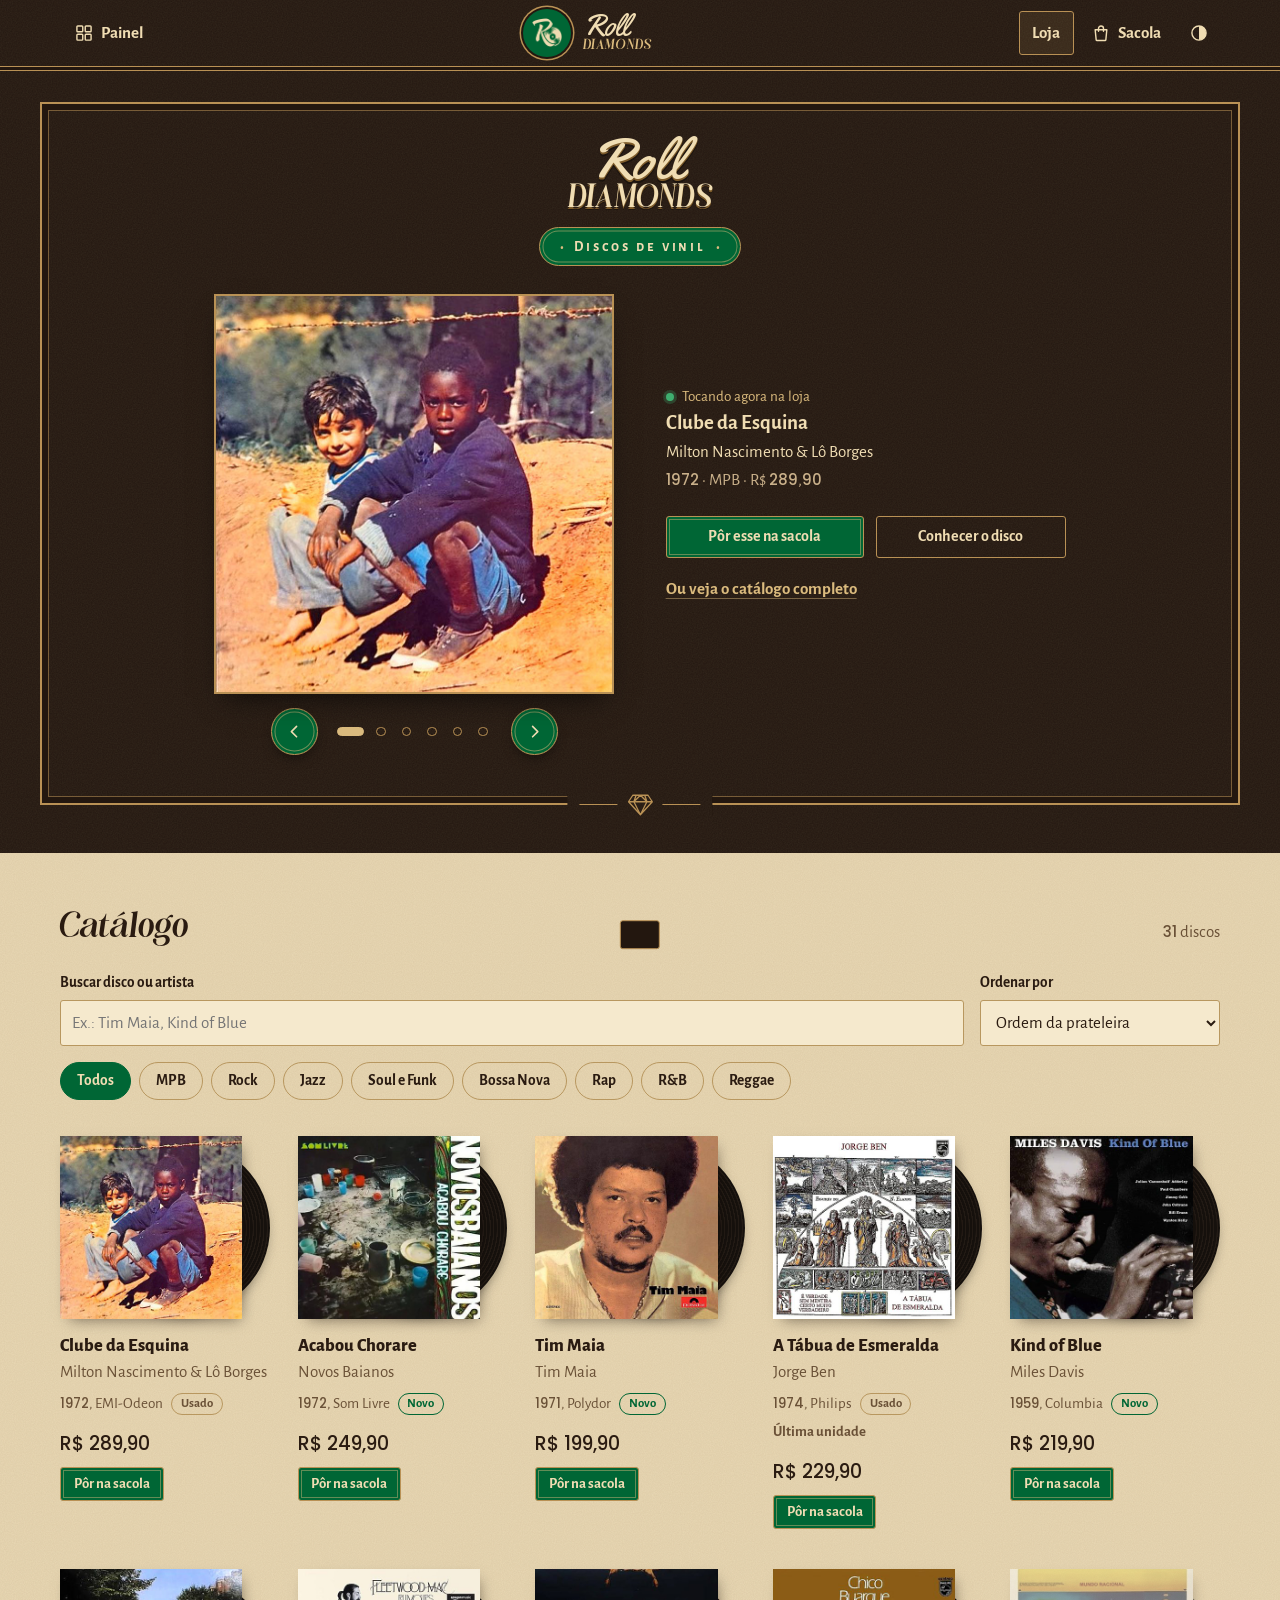
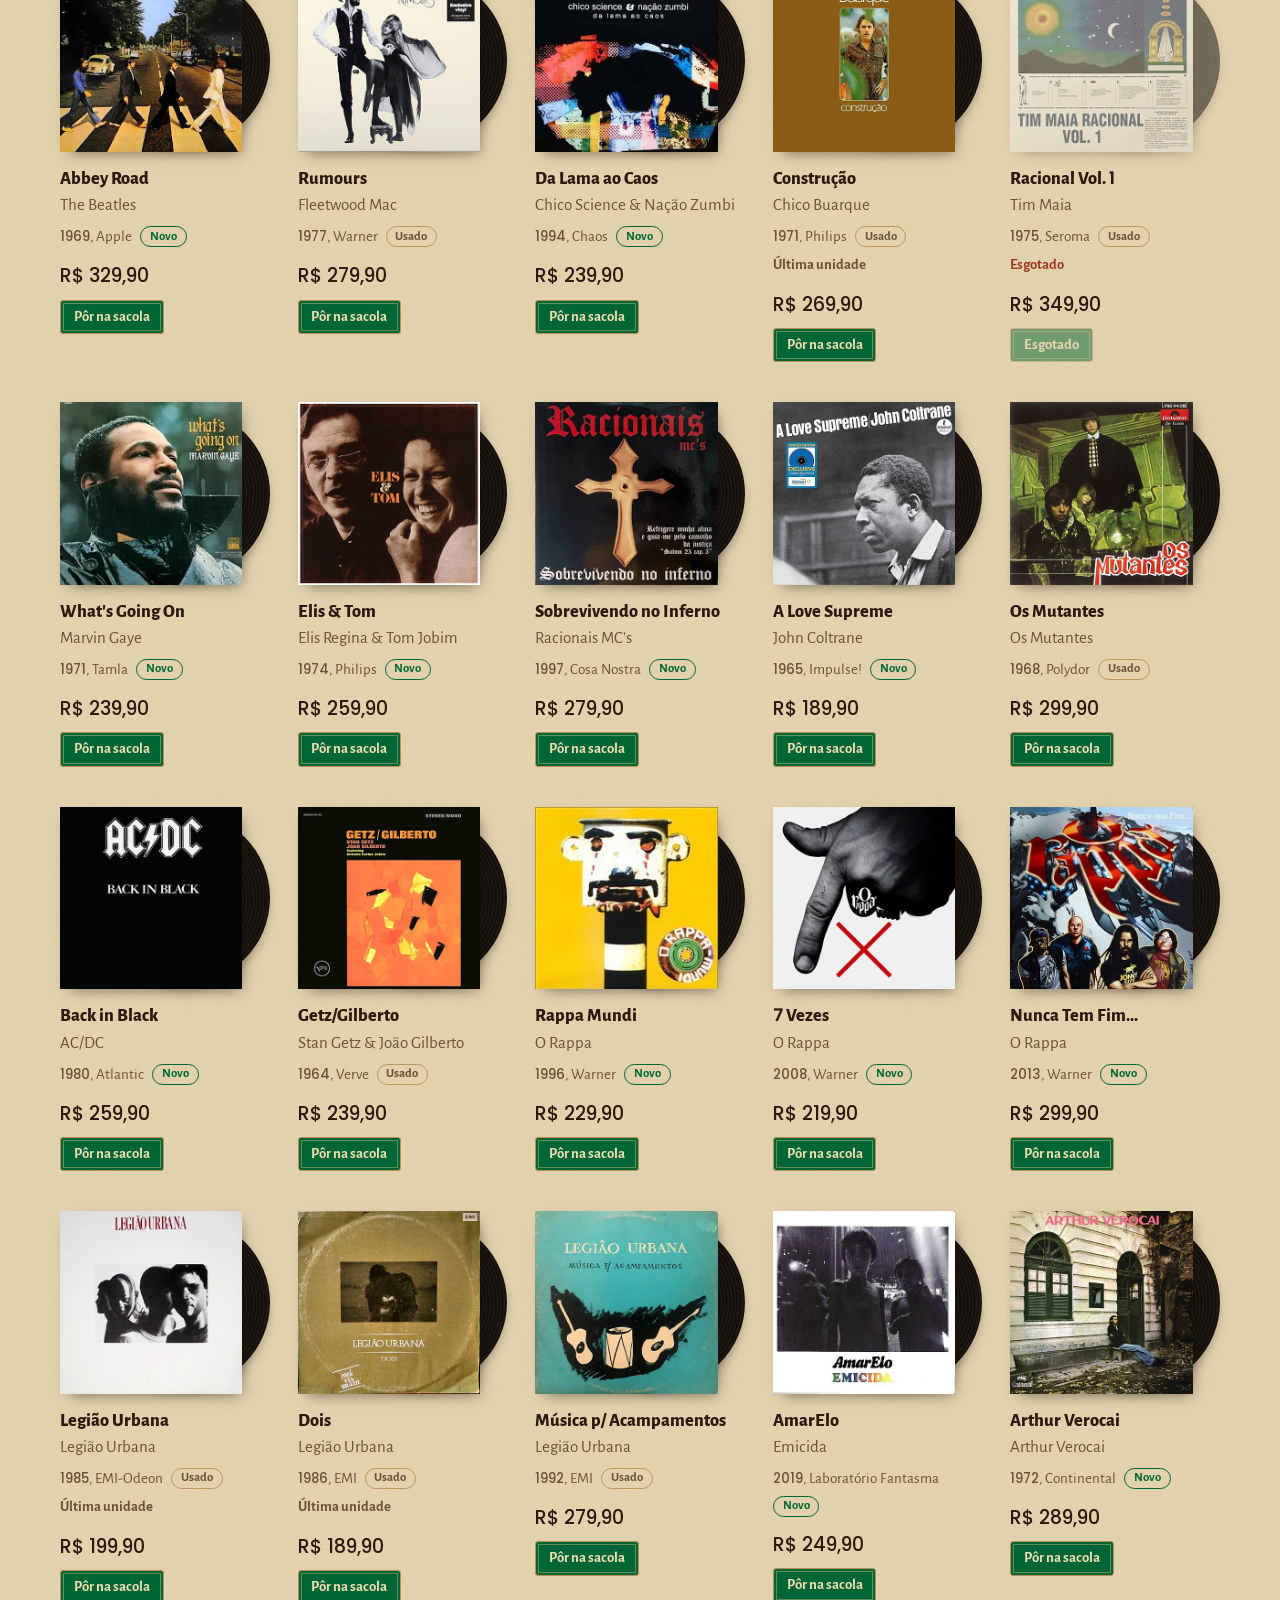
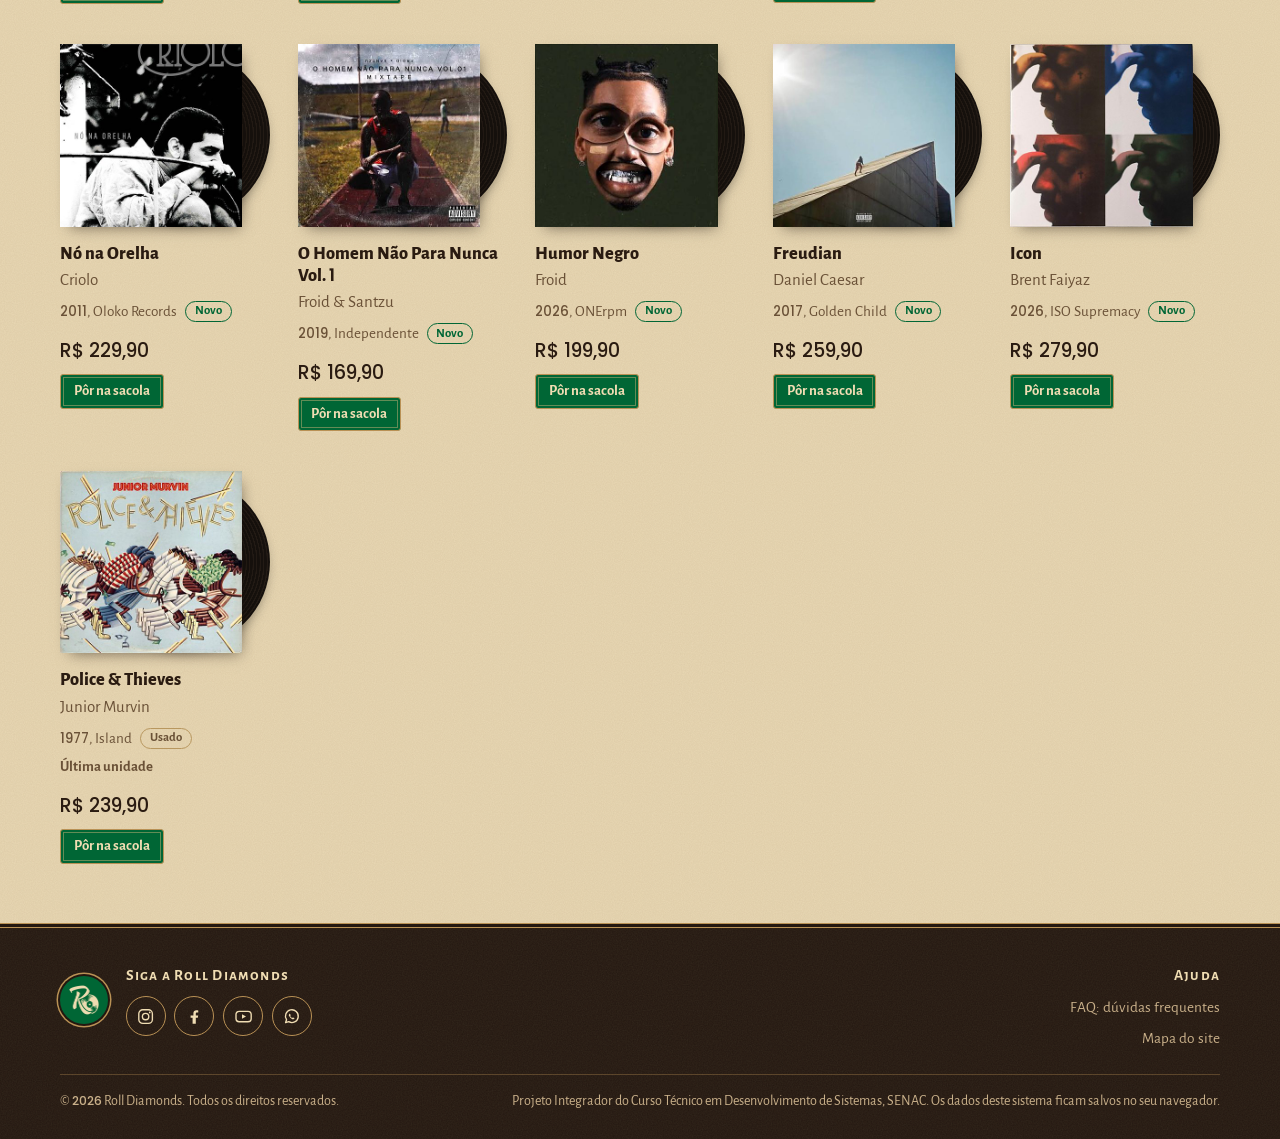
<file: index.html>
<!DOCTYPE html>
<html lang="pt-BR">
<head>
<meta charset="UTF-8">
<meta name="viewport" content="width=device-width, initial-scale=1, viewport-fit=cover">
<title>Roll Diamonds | Discos de Vinil</title>
<meta name="description" content="Discos de vinil novos e usados, ouvidos lado A e lado B antes de irem pra prateleira. Da MPB ao jazz.">
<meta name="theme-color" content="#23170f">
<!-- Ícone da aba do navegador (favicon) -->
<link rel="icon" type="image/png" href="img/favicon.png">
<!-- Prévia quando o link é compartilhado (WhatsApp, Instagram, Facebook...).
     Essas redes só aceitam endereço completo, por isso o link do GitHub Pages. -->
<meta property="og:type" content="website">
<meta property="og:site_name" content="Roll Diamonds">
<meta property="og:locale" content="pt_BR">
<meta property="og:title" content="Roll Diamonds | Discos de Vinil">
<meta property="og:description" content="Discos novos e usados, ouvidos lado A e lado B antes de irem pra prateleira. Da MPB ao jazz.">
<meta property="og:url" content="https://gabrielalmeidaviegas576-cmyk.github.io/Roll-diamonds/">
<meta property="og:image" content="https://gabrielalmeidaviegas576-cmyk.github.io/Roll-diamonds/img/compartilhar.jpg">
<meta property="og:image:width" content="1200">
<meta property="og:image:height" content="630">
<meta property="og:image:alt" content="Logo da Roll Diamonds, discos de vinil">
<meta name="twitter:card" content="summary_large_image">


<link rel="preconnect" href="https://fonts.googleapis.com">
<link rel="preconnect" href="https://fonts.gstatic.com" crossorigin>
<link href="https://fonts.googleapis.com/css2?family=Rye&family=Yellowtail&family=Alegreya+Sans:wght@400;500;700;800&family=Alegreya+Sans+SC:wght@700&display=swap" rel="stylesheet">

<!-- Estilos (CSS externo) -->
<link rel="stylesheet" href="css/style.css">
<!-- Estilos das capas com foto (vem depois do style.css pra poder sobrescrever) -->
<link rel="stylesheet" href="css/capas.css">
</head>

<body>
<a class="pular" href="#conteudo">Pular para o conteúdo</a>

<!-- ============ CABEÇALHO ============ -->
<header class="topo">
  <!-- Três partes: Painel à esquerda, logo no centro, opções da loja à direita -->
  <div class="topo-interno">
    <nav class="nav nav-esquerda" aria-label="Administração">
      <a class="nav-link" href="#painel" data-view="painel">
        <svg class="icone" viewBox="0 0 24 24" aria-hidden="true"><rect x="3.5" y="3.5" width="7" height="7" rx="1" fill="none" stroke="currentColor" stroke-width="1.7"/><rect x="13.5" y="3.5" width="7" height="7" rx="1" fill="none" stroke="currentColor" stroke-width="1.7"/><rect x="3.5" y="13.5" width="7" height="7" rx="1" fill="none" stroke="currentColor" stroke-width="1.7"/><rect x="13.5" y="13.5" width="7" height="7" rx="1" fill="none" stroke="currentColor" stroke-width="1.7"/></svg>
        <span class="nav-texto">Painel</span>
      </a>
    </nav>

    <a class="marca" href="#loja" aria-label="Roll Diamonds, ir para a loja">
      <span class="selo"><img src="img/capas/logo-creme.png" alt="" width="251" height="240"></span>
      <span class="marca-texto" aria-hidden="true">
        <span class="marca-roll">Roll</span>
        <span class="marca-diamonds">Diamonds</span>
      </span>
    </a>

    <nav class="nav nav-direita" aria-label="Loja">
      <a class="nav-link" href="#loja" data-view="loja">Loja</a>
      <button class="nav-link" type="button" id="btnSacola">
        <svg class="icone" viewBox="0 0 24 24" aria-hidden="true"><path d="M5 8h14l-1.2 12.2a1 1 0 0 1-1 .8H7.2a1 1 0 0 1-1-.8z" fill="none" stroke="currentColor" stroke-width="1.7" stroke-linejoin="round"/><path d="M9 10V6.5a3 3 0 0 1 6 0V10" fill="none" stroke="currentColor" stroke-width="1.7" stroke-linecap="round"/></svg>
        <span class="nav-texto">Sacola</span>
        <span class="contagem-sacola" id="contagemSacola" hidden>0</span>
      </button>
      <button class="nav-link botao-tema" type="button" id="btnTema" aria-label="Mudar para o tema escuro">
        <svg viewBox="0 0 24 24" aria-hidden="true"><circle cx="12" cy="12" r="8.5" fill="none" stroke="currentColor" stroke-width="1.7"/><path d="M12 3.5a8.5 8.5 0 0 1 0 17z" fill="currentColor"/></svg>
      </button>
    </nav>
  </div>
</header>

<main id="conteudo">

  <!-- ================= LOJA ================= -->
  <div id="loja" class="view">

    <!-- Vitrine em três colunas: capa do disco (esquerda), letreiro da loja (meio) e informações do disco (direita) -->
    <section class="vitrine" aria-labelledby="tituloLoja">
      <div class="quadro">
        <!-- Letreiro: nome da loja e a faixa, no alto da moldura -->
        <div class="letreiro">
          <h1 id="tituloLoja">
            <span class="letreiro-roll">Roll</span>
            <span class="letreiro-diamonds">Diamonds</span>
          </h1>
          <p class="faixa">Discos de vinil</p>
        </div>

        <!-- Carrossel: um disco em destaque por vez, você passa pelas setas, bolinhas, teclado ou arrastando -->
        <div class="vitrola-area" id="carrossel" role="region" aria-roledescription="carrossel" aria-label="Discos em destaque">
          <div class="vitrola guardando" id="vitrola">
            <a class="vitrola-capa" id="vitrolaCapa" href="#disco/1" draggable="false"><img src="img/capas/logo-creme.png" alt="" width="251" height="240"></a>
          </div>
          <div class="carrossel-controles" id="controlesCarrossel">
            <button class="seta" type="button" id="btnAnterior" aria-label="Disco anterior">
              <svg viewBox="0 0 24 24" aria-hidden="true"><path d="M14.5 5.5 8 12l6.5 6.5" fill="none" stroke="currentColor" stroke-width="2" stroke-linecap="round" stroke-linejoin="round"/></svg>
            </button>
            <div class="pontos" id="pontosDestaque"></div>
            <button class="seta" type="button" id="btnProximo" aria-label="Próximo disco">
              <svg viewBox="0 0 24 24" aria-hidden="true"><path d="M9.5 5.5 16 12l-6.5 6.5" fill="none" stroke="currentColor" stroke-width="2" stroke-linecap="round" stroke-linejoin="round"/></svg>
            </button>
          </div>
          <p class="sr" id="avisoDestaque" aria-live="polite"></p>
        </div>

        <!-- Informações do disco que está no carrossel (o JavaScript troca a cada passada), à direita -->
        <div class="vitrine-info">
          <div class="tocando" id="tocando">
            <span class="tocando-rotulo">Tocando agora na loja</span>
            <a class="tocando-titulo" id="destaqueLink" href="#disco/1"><strong id="destaqueTitulo">Clube da Esquina</strong></a>
            <span id="destaqueArtista">Milton Nascimento &amp; Lô Borges</span>
            <span class="tocando-meta" id="destaqueMeta"></span>
          </div>
          <div class="vitrine-acoes">
            <button class="botao botao-verde" type="button" id="btnDestaque" data-acao="adicionar" data-id="1">Pôr esse na sacola</button>
            <a class="botao botao-contorno" id="btnConhecer" href="#disco/1">Conhecer o disco</a>
          </div>
          <a class="vitrine-catalogo" href="#catalogo">Ou veja o catálogo completo</a>
        </div>

        <div class="quadro-diamante" aria-hidden="true">
          <svg viewBox="0 0 24 20"><path d="M5 1h14l4 6-11 12L1 7z M1 7h22 M8 1 6 7l6 12 6-12-2-6 M6 7l6-6 6 6" fill="none" stroke="currentColor" stroke-width="1.2" stroke-linejoin="round"/></svg>
        </div>
      </div>
    </section>

    <!-- Catálogo -->
    <section class="secao" id="catalogo" aria-labelledby="tituloCatalogo">
      <div class="catalogo-topo">
        <h2 class="titulo-secao" id="tituloCatalogo">Catálogo</h2>
        <p class="contagem-texto" id="contagemCatalogo" aria-live="polite"></p>
      </div>

      <div class="filtros">
        <div class="campo">
          <label for="buscaCatalogo">Buscar disco ou artista</label>
          <input id="buscaCatalogo" type="search" placeholder="Ex.: Tim Maia, Kind of Blue" autocomplete="off">
        </div>
        <div class="campo">
          <label for="ordemCatalogo">Ordenar por</label>
          <select id="ordemCatalogo">
            <option value="prateleira">Ordem da prateleira</option>
            <option value="chegada">Chegaram por último</option>
            <option value="menor">Menor preço</option>
            <option value="maior">Maior preço</option>
            <option value="ano">Ano de lançamento</option>
          </select>
        </div>
      </div>
      <div class="chips" id="filtroGeneros" role="group" aria-label="Filtrar por gênero"></div>

      <div class="grade" id="gradeCatalogo"></div>
    </section>
  </div>

  <!-- ================= PÁGINA DE CADA DISCO (endereço #disco/ID) ================= -->
  <div id="pagina-disco" class="view" hidden>
    <div class="produto-wrap">
      <nav class="trilha" id="trilhaDisco" aria-label="Você está em"></nav>
      <!-- Preenchido pelo JavaScript com os dados do disco escolhido -->
      <article class="produto" id="produto" aria-labelledby="tituloProduto"></article>
    </div>
  </div>

  <!-- ================= FAQ: DÚVIDAS FREQUENTES (endereço #faq) ================= -->
  <div id="pagina-faq" class="view" hidden>
    <div class="produto-wrap pagina-texto">
      <nav class="trilha" aria-label="Você está em"><a href="#loja">Loja</a><span class="sep" aria-hidden="true">/</span><span aria-current="page">Dúvidas frequentes</span></nav>
      <h1 class="titulo-secao" id="tituloFaq" tabindex="-1">Dúvidas frequentes</h1>
      <div class="faq">
        <details>
          <summary>Como sei o estado de um disco usado?</summary>
          <p>Na página de cada disco tem a ficha com o estado e uma nota sobre aquele exemplar. Todo usado é limpo e ouvido no lado A e no lado B antes de ir pra prateleira.</p>
        </details>
        <details>
          <summary>Os discos novos são lacrados?</summary>
          <p>Sim. Disco marcado como "Novo" sai lacrado de fábrica.</p>
        </details>
        <details>
          <summary>E se o disco chegar diferente do anunciado?</summary>
          <p>A gente troca. O estado da capa e do vinil é descrito sem enrolação; se chegar diferente do que está na página, é só falar com a loja.</p>
        </details>
        <details>
          <summary>Como faço um pedido?</summary>
          <p>Escolha os discos no catálogo, clique em "Pôr na sacola", abra a sacola e finalize com seus dados. O pedido entra na loja como "Aguardando pagamento".</p>
        </details>
        <details>
          <summary>O que quer dizer tamanho e peso na ficha do disco?</summary>
          <p>O tamanho é o diâmetro do vinil: 12" (30 cm) é o LP comum. O peso é o do vinil em gramas; discos de 180 g são mais grossos e costumam ser reedições de qualidade.</p>
        </details>
        <details>
          <summary>Meus dados ficam salvos onde?</summary>
          <p>Este site é um projeto escolar: a sacola e os pedidos ficam salvos só no seu navegador, neste aparelho.</p>
        </details>
      </div>
    </div>
  </div>

  <!-- ================= MAPA DO SITE (endereço #mapa-do-site) ================= -->
  <div id="pagina-mapa" class="view" hidden>
    <div class="produto-wrap pagina-texto">
      <nav class="trilha" aria-label="Você está em"><a href="#loja">Loja</a><span class="sep" aria-hidden="true">/</span><span aria-current="page">Mapa do site</span></nav>
      <h1 class="titulo-secao" id="tituloMapa" tabindex="-1">Mapa do site</h1>
      <!-- Preenchido pelo JavaScript (assim a lista de discos e gêneros fica sempre atualizada) -->
      <div class="mapa" id="mapaSite"></div>
    </div>
  </div>

  <!-- ================= PAINEL ================= -->
  <div id="pagina-painel" class="view painel" hidden>

    <!-- Login (tabela usuario) -->
    <section class="login" id="painelLogin" aria-labelledby="tituloLogin">
      <span class="selo"><img src="img/capas/logo-creme.png" alt="" width="251" height="240"></span>
      <h2 class="titulo-secao" id="tituloLogin">Painel da loja</h2>
      <p>Entre para cadastrar discos, cuidar do estoque e acompanhar os pedidos.</p>
      <form id="formLogin">
        <div class="campo">
          <label for="loginUsuario">Usuário</label>
          <input id="loginUsuario" name="usuario" autocomplete="username" required>
        </div>
        <div class="campo">
          <label for="loginSenha">Senha</label>
          <input id="loginSenha" name="senha" type="password" autocomplete="current-password" required>
        </div>
        <p class="erro" id="erroLogin" role="alert"></p>
        <button class="botao botao-verde botao-largo" type="submit">Entrar</button>
      </form>
      <p class="dica">Acesso de demonstração: usuário <strong>admin</strong> e senha <strong>roll123</strong>.</p>
    </section>

    <div class="painel-grade" id="painelConteudo" hidden>
      <aside class="painel-lado">
        <div class="abas" role="tablist" aria-label="Seções do painel">
          <button class="aba" type="button" role="tab" id="tab-resumo" data-aba="resumo" aria-controls="aba-resumo">Resumo</button>
          <button class="aba" type="button" role="tab" id="tab-discos" data-aba="discos" aria-controls="aba-discos">Discos e estoque</button>
          <button class="aba" type="button" role="tab" id="tab-clientes" data-aba="clientes" aria-controls="aba-clientes">Clientes</button>
          <button class="aba" type="button" role="tab" id="tab-pedidos" data-aba="pedidos" aria-controls="aba-pedidos">Pedidos</button>
          <button class="aba" type="button" role="tab" id="tab-cadastros" data-aba="cadastros" aria-controls="aba-cadastros">Artistas, gêneros e gravadoras</button>
        </div>
        <div class="abas-rodape">
          <!-- Levar os dados pra outro computador: exporta um arquivo .json e importa ele lá -->
          <button class="botao-link" type="button" id="btnExportar">Exportar dados</button>
          <button class="botao-link" type="button" id="btnImportar">Importar dados</button>
          <input type="file" id="arquivoImportar" accept=".json,application/json" hidden>
          <button class="botao-link" type="button" id="btnRestaurar">Restaurar dados de exemplo</button>
          <button class="botao-link" type="button" id="btnSair">Sair do painel</button>
        </div>
      </aside>

      <div>
        <!-- Resumo -->
        <section class="aba-painel" id="aba-resumo" role="tabpanel" aria-labelledby="tab-resumo">
          <div class="cabecalho-aba">
            <h2 class="titulo-secao">Resumo</h2>
            <p class="contagem-texto" id="dataHoje"></p>
          </div>
          <dl class="numeros" id="numeros"></dl>
          <div class="duas-colunas">
            <div class="bloco">
              <h3>Estoque baixo</h3>
              <p class="bloco-sub">Discos com 2 unidades ou menos.</p>
              <ul class="lista-simples" id="listaEstoqueBaixo"></ul>
            </div>
            <div class="bloco">
              <h3>Últimos pedidos</h3>
              <p class="bloco-sub">Os cinco mais recentes.</p>
              <ul class="lista-simples" id="listaUltimosPedidos"></ul>
            </div>
          </div>
        </section>

        <!-- Discos (tabelas vinil + estoque) -->
        <section class="aba-painel" id="aba-discos" role="tabpanel" aria-labelledby="tab-discos" hidden>
          <div class="cabecalho-aba">
            <h2 class="titulo-secao">Discos e estoque</h2>
            <button class="botao botao-verde" type="button" id="btnNovoDisco">Cadastrar disco</button>
          </div>
          <div class="campo barra-busca">
            <label for="buscaDiscos">Buscar por título ou artista</label>
            <input id="buscaDiscos" type="search" autocomplete="off">
          </div>
          <div class="tabela-wrap">
            <table>
              <thead><tr><th>Disco</th><th>Gênero</th><th>Lançamento</th><th>Estado</th><th class="num">Preço</th><th>Estoque</th><th><span class="sr">Ações</span></th></tr></thead>
              <tbody id="corpoDiscos"></tbody>
            </table>
          </div>
        </section>

        <!-- Clientes (tabela cliente) -->
        <section class="aba-painel" id="aba-clientes" role="tabpanel" aria-labelledby="tab-clientes" hidden>
          <div class="cabecalho-aba">
            <h2 class="titulo-secao">Clientes</h2>
            <button class="botao botao-verde" type="button" id="btnNovoCliente">Cadastrar cliente</button>
          </div>
          <div class="tabela-wrap">
            <table>
              <thead><tr><th>Nome</th><th>E-mail</th><th>Telefone</th><th>Cidade</th><th class="num">Pedidos</th><th><span class="sr">Ações</span></th></tr></thead>
              <tbody id="corpoClientes"></tbody>
            </table>
          </div>
        </section>

        <!-- Pedidos (tabelas pedido + item_pedido) -->
        <section class="aba-painel" id="aba-pedidos" role="tabpanel" aria-labelledby="tab-pedidos" hidden>
          <div class="cabecalho-aba">
            <h2 class="titulo-secao">Pedidos</h2>
            <div class="campo">
              <label for="filtroStatus">Mostrar</label>
              <select id="filtroStatus"></select>
            </div>
          </div>
          <div class="tabela-wrap">
            <table>
              <thead><tr><th>Nº</th><th>Data</th><th>Cliente</th><th class="num">Discos</th><th class="num">Total</th><th>Situação</th><th><span class="sr">Ações</span></th></tr></thead>
              <tbody id="corpoPedidos"></tbody>
            </table>
          </div>
        </section>

        <!-- Cadastros auxiliares (genero_musical, artista, gravadora) -->
        <section class="aba-painel" id="aba-cadastros" role="tabpanel" aria-labelledby="tab-cadastros" hidden>
          <div class="cabecalho-aba">
            <h2 class="titulo-secao">Artistas, gêneros e gravadoras</h2>
          </div>
          <p class="bloco-sub" style="margin-bottom:1.25rem">Itens usados por algum disco não podem ser removidos. Troque o disco de artista, gênero ou gravadora antes.</p>
          <div class="grade-cadastros" id="gradeCadastros"></div>
        </section>
      </div>
    </div>
  </div>
</main>

<!-- ============ RODAPÉ ============ -->
<footer class="rodape">
  <div class="rodape-interno">
    <!-- Esquerda: logo e redes sociais (troque os links pelos perfis da loja) -->
    <div class="rodape-redes">
      <span class="selo"><img src="img/capas/logo-creme.png" alt="" width="251" height="240"></span>
      <div>
        <p class="rodape-titulo">Siga a Roll Diamonds</p>
        <ul class="redes">
          <li><a href="https://www.instagram.com/" target="_blank" rel="noopener" aria-label="Instagram">
            <svg viewBox="0 0 24 24" aria-hidden="true"><rect x="3.5" y="3.5" width="17" height="17" rx="5" fill="none" stroke="currentColor" stroke-width="1.7"/><circle cx="12" cy="12" r="4" fill="none" stroke="currentColor" stroke-width="1.7"/><circle cx="17.2" cy="6.8" r="1.1" fill="currentColor"/></svg>
          </a></li>
          <li><a href="https://www.facebook.com/" target="_blank" rel="noopener" aria-label="Facebook">
            <svg viewBox="0 0 24 24" aria-hidden="true"><path d="M13.5 21v-7.5H16l.5-3h-3V8.6c0-.9.3-1.6 1.6-1.6h1.5V4.3c-.3 0-1.2-.1-2.3-.1-2.3 0-3.8 1.4-3.8 3.9v2.4H7v3h2.5V21z" fill="currentColor"/></svg>
          </a></li>
          <li><a href="https://www.youtube.com/" target="_blank" rel="noopener" aria-label="YouTube">
            <svg viewBox="0 0 24 24" aria-hidden="true"><rect x="2.5" y="5.5" width="19" height="13" rx="4" fill="none" stroke="currentColor" stroke-width="1.7"/><path d="M10 9.2v5.6l5-2.8z" fill="currentColor"/></svg>
          </a></li>
          <li><a href="https://wa.me/" target="_blank" rel="noopener" aria-label="WhatsApp">
            <svg viewBox="0 0 24 24" aria-hidden="true"><path d="M4.5 19.5l1.2-3.6A8 8 0 1 1 8.4 18.4z" fill="none" stroke="currentColor" stroke-width="1.7" stroke-linejoin="round"/><path d="M9.2 8.6c.3-.4.7-.4.9 0l.7 1.5c.1.3 0 .5-.2.7l-.4.4c.5 1.1 1.4 2 2.5 2.5l.4-.4c.2-.2.5-.3.7-.2l1.5.7c.4.2.4.6 0 .9-.6.6-1.5.9-2.4.5a8.3 8.3 0 0 1-4.2-4.2c-.4-.9-.1-1.8.5-2.4z" fill="currentColor"/></svg>
          </a></li>
        </ul>
      </div>
    </div>

    <!-- Direita: ajuda -->
    <nav class="rodape-links" aria-label="Ajuda">
      <p class="rodape-titulo">Ajuda</p>
      <ul>
        <li><a href="#faq">FAQ: dúvidas frequentes</a></li>
        <li><a href="#mapa-do-site">Mapa do site</a></li>
      </ul>
    </nav>
  </div>

  <!-- Embaixo: direitos -->
  <div class="rodape-direitos">
    <p>© <span id="anoAtual">2026</span> Roll Diamonds. Todos os direitos reservados.</p>
    <p>Projeto Integrador do Curso Técnico em Desenvolvimento de Sistemas, SENAC. Os dados deste sistema ficam salvos no seu navegador.</p>
  </div>
</footer>

<!-- ============ JANELAS ============ -->

<!-- Sacola (gaveta lateral) -->
<dialog id="sacola" class="gaveta" aria-labelledby="tituloSacola">
  <div class="dialogo-topo">
    <h2 id="tituloSacola">Sua sacola</h2>
    <button class="fechar" type="button" data-fechar aria-label="Fechar sacola">×</button>
  </div>
  <div class="gaveta-corpo">
    <div class="vazio" id="sacolaVazia">
      <p>Sua sacola está vazia. Escolha um disco no catálogo e ele aparece aqui.</p>
      <a class="botao botao-contorno" href="#catalogo" data-fechar>Ver catálogo</a>
    </div>
    <ul class="lista-sacola" id="listaSacola"></ul>
  </div>
  <div class="gaveta-rodape" id="sacolaRodape">
    <div class="total"><span>Total</span><strong id="totalSacola">R$ 0,00</strong></div>
    <form id="formCheckout">
      <div class="campo">
        <label for="checkoutNome">Seu nome</label>
        <input id="checkoutNome" name="nome" autocomplete="name" required>
      </div>
      <div class="campo">
        <label for="checkoutEmail">E-mail</label>
        <input id="checkoutEmail" name="email" type="email" autocomplete="email" required>
      </div>
      <p class="erro" id="erroCheckout" role="alert"></p>
      <button class="botao botao-verde botao-largo" type="submit">Finalizar pedido</button>
      <p class="dica">O pedido entra no painel como “Aguardando pagamento”.</p>
    </form>
  </div>
</dialog>

<!-- Cadastrar / editar disco -->
<dialog id="modalDisco" aria-labelledby="tituloModalDisco">
  <form id="formDisco">
    <div class="dialogo-topo">
      <h2 id="tituloModalDisco">Cadastrar disco</h2>
      <button class="fechar" type="button" data-fechar aria-label="Fechar">×</button>
    </div>
    <div class="dialogo-corpo">
      <input type="hidden" name="id">
      <div class="campo">
        <label for="discoTitulo">Título</label>
        <input id="discoTitulo" name="titulo" required maxlength="120">
      </div>
      <div class="campos-2">
        <div class="campo">
          <label for="discoArtista">Artista</label>
          <select id="discoArtista" name="artista" required></select>
        </div>
        <div class="campo">
          <label for="discoGenero">Gênero</label>
          <select id="discoGenero" name="genero" required></select>
        </div>
      </div>
      <div class="campos-2">
        <div class="campo">
          <label for="discoGravadora">Gravadora</label>
          <select id="discoGravadora" name="gravadora" required></select>
        </div>
        <div class="campo">
          <label for="discoAno">Ano de lançamento</label>
          <input id="discoAno" name="ano" type="number" min="1900" max="2100" required>
        </div>
      </div>
      <div class="campo">
        <label for="discoPais">País de origem</label>
        <input id="discoPais" name="pais" maxlength="60" placeholder="Ex.: Brasil" autocomplete="off">
      </div>
      <div class="campos-2">
        <div class="campo">
          <label for="discoTamanho">Tamanho</label>
          <select id="discoTamanho" name="tamanho">
            <option value="12">12" (LP, 30 cm)</option>
            <option value="10">10" (25 cm)</option>
            <option value="7">7" (compacto, 18 cm)</option>
          </select>
        </div>
        <div class="campo">
          <label for="discoPeso">Peso do vinil (g)</label>
          <input id="discoPeso" name="peso" type="number" min="10" max="500" step="1" inputmode="numeric" placeholder="Ex.: 180">
        </div>
      </div>
      <div class="campos-2">
        <div class="campo">
          <label for="discoCondicao">Estado</label>
          <select id="discoCondicao" name="condicao">
            <option value="Novo">Novo</option>
            <option value="Usado">Usado</option>
          </select>
        </div>
        <div class="campo">
          <label for="discoPreco">Preço (R$)</label>
          <input id="discoPreco" name="preco" type="number" min="0.01" step="0.01" inputmode="decimal" required>
        </div>
      </div>
      <div class="campo">
        <label for="discoQuantidade">Unidades em estoque</label>
        <input id="discoQuantidade" name="quantidade" type="number" min="0" step="1" required>
      </div>
      <div class="campo">
        <label for="discoCapa">Capa (caminho da imagem)</label>
        <input id="discoCapa" name="capa" maxlength="255" placeholder="img/capas/nome-do-disco.jpg" autocomplete="off">
      </div>
      <div class="campo">
        <label for="discoFoto2">Segunda foto (opcional)</label>
        <input id="discoFoto2" name="foto2" maxlength="255" placeholder="img/capas/nome-do-disco-verso.jpg" autocomplete="off">
      </div>
      <p class="dica">Deixe a capa em branco para usar a capa desenhada automaticamente. A segunda foto aparece no catálogo quando o mouse passa por cima do disco. As imagens precisam estar na pasta img/capas.</p>

      <!-- Textos que aparecem na página do disco -->
      <div class="campo">
        <label for="discoDescricao">Sobre o disco</label>
        <textarea id="discoDescricao" name="descricao" rows="8" maxlength="4000" placeholder="Conte em poucas linhas por que esse disco vale a pena."></textarea>
      </div>
      <div class="campo">
        <label for="discoFaixas">Faixas</label>
        <textarea id="discoFaixas" name="faixas" rows="6" maxlength="2000" placeholder="Uma faixa por linha"></textarea>
      </div>
      <div class="campo">
        <label for="discoObservacao">Estado deste exemplar</label>
        <input id="discoObservacao" name="observacao" maxlength="200" placeholder="Ex.: capa com desgaste leve nas bordas, disco sem riscos" autocomplete="off">
      </div>
      <label class="marcar">
        <input type="checkbox" name="destaque" id="discoDestaque">
        <span>Mostrar no carrossel da página inicial</span>
      </label>

      <p class="dica">Não achou o artista, o gênero ou a gravadora? Cadastre antes em “Artistas, gêneros e gravadoras”.</p>
      <p class="erro" id="erroDisco" role="alert"></p>
    </div>
    <div class="dialogo-rodape">
      <button class="botao botao-contorno" type="button" data-fechar>Cancelar</button>
      <button class="botao botao-verde" type="submit" id="btnSalvarDisco">Cadastrar disco</button>
    </div>
  </form>
</dialog>

<!-- Cadastrar / editar cliente -->
<dialog id="modalCliente" aria-labelledby="tituloModalCliente">
  <form id="formCliente">
    <div class="dialogo-topo">
      <h2 id="tituloModalCliente">Cadastrar cliente</h2>
      <button class="fechar" type="button" data-fechar aria-label="Fechar">×</button>
    </div>
    <div class="dialogo-corpo">
      <input type="hidden" name="id">
      <div class="campo">
        <label for="clienteNome">Nome</label>
        <input id="clienteNome" name="nome" required maxlength="100" autocomplete="off">
      </div>
      <div class="campo">
        <label for="clienteEmail">E-mail</label>
        <input id="clienteEmail" name="email" type="email" required autocomplete="off">
      </div>
      <div class="campos-2">
        <div class="campo">
          <label for="clienteTelefone">Telefone</label>
          <input id="clienteTelefone" name="telefone" type="tel" placeholder="(11) 90000-0000" autocomplete="off">
        </div>
        <div class="campo">
          <label for="clienteCidade">Cidade</label>
          <input id="clienteCidade" name="cidade" autocomplete="off">
        </div>
      </div>
      <p class="erro" id="erroCliente" role="alert"></p>
    </div>
    <div class="dialogo-rodape">
      <button class="botao botao-contorno" type="button" data-fechar>Cancelar</button>
      <button class="botao botao-verde" type="submit" id="btnSalvarCliente">Cadastrar cliente</button>
    </div>
  </form>
</dialog>

<!-- Resumo do artista ("Sobre o artista" na página do disco) -->
<dialog id="modalArtista" aria-labelledby="tituloModalArtista">
  <form id="formArtista">
    <div class="dialogo-topo">
      <h2 id="tituloModalArtista">Resumo do artista</h2>
      <button class="fechar" type="button" data-fechar aria-label="Fechar">×</button>
    </div>
    <div class="dialogo-corpo">
      <input type="hidden" name="id">
      <div class="campo">
        <label for="artistaBio">Sobre o artista</label>
        <textarea id="artistaBio" name="bio" rows="8" maxlength="4000" placeholder="Quem é, de onde vem e por que vale a pena ouvir."></textarea>
      </div>
      <p class="dica">Aparece na página de todos os discos desse artista. Deixe em branco para não mostrar.</p>
    </div>
    <div class="dialogo-rodape">
      <button class="botao botao-contorno" type="button" data-fechar>Cancelar</button>
      <button class="botao botao-verde" type="submit">Salvar resumo</button>
    </div>
  </form>
</dialog>

<!-- Itens de um pedido -->
<dialog id="modalItens" aria-labelledby="tituloModalItens">
  <div class="dialogo-topo">
    <h2 id="tituloModalItens">Pedido</h2>
    <button class="fechar" type="button" data-fechar aria-label="Fechar">×</button>
  </div>
  <div class="dialogo-corpo">
    <p id="infoPedido" class="contagem-texto"></p>
    <ul class="lista-itens" id="listaItensPedido"></ul>
    <div class="total"><span>Total do pedido</span><strong id="totalItensPedido"></strong></div>
  </div>
</dialog>

<!-- Confirmação / aviso -->
<dialog id="modalConfirmar" aria-labelledby="tituloConfirmar">
  <form method="dialog">
    <div class="dialogo-topo"><h2 id="tituloConfirmar">Confirmar</h2></div>
    <div class="dialogo-corpo"><p id="textoConfirmar"></p></div>
    <div class="dialogo-rodape">
      <button class="botao botao-contorno" value="nao" id="btnConfirmarNao">Voltar</button>
      <button class="botao botao-perigo" value="sim" id="btnConfirmarSim">Confirmar</button>
    </div>
  </form>
</dialog>

<div class="aviso-flutuante" id="aviso" role="status" aria-live="polite"></div>

<!-- Funções do sistema (JavaScript externo), um arquivo por assunto.
     A ordem importa: cada arquivo usa o que os de cima já criaram, e o inicio.js liga tudo no fim. -->
<script src="js/apoio.js"></script>      <!-- 1. constantes e funções de apoio -->
<script src="js/dados.js"></script>      <!-- 2. dados de exemplo (as "tabelas" do banco) -->
<script src="js/estado.js"></script>     <!-- 3. estado do sistema (banco, sacola, login) -->
<script src="js/capas.js"></script>      <!-- 4. capas: foto ou capa desenhada -->
<script src="js/loja.js"></script>       <!-- 5. loja: filtros, catálogo e vitrine -->
<script src="js/disco.js"></script>      <!-- 5b. página de cada disco -->
<script src="js/sacola.js"></script>     <!-- 6. sacola e finalização do pedido -->
<script src="js/painel.js"></script>     <!-- 7. painel da loja -->
<script src="js/navegacao.js"></script>  <!-- 8. navegação pelo # do endereço -->
<script src="js/eventos.js"></script>    <!-- 9. eventos (cliques, teclado, zoom...) -->
<script src="js/inicio.js"></script>     <!-- 10. inicialização -->
</body>
</html>
</file>
<file: css/style.css>
/* Fonte Milesdane (arquivo em fonts/). Se não carregar, o site usa a Rye.
   A versão Trial troca alguns números (2, 5 e 8) por marca d'água, então
   os números ficam de fora (unicode-range) e caem na Rye. */
@font-face {
  font-family: "Milesdane";
  src: url("../fonts/Milesdane%20Trial.otf") format("opentype");
  font-weight: normal; font-style: normal;
  font-display: swap;
  unicode-range: U+0000-002F, U+003A-10FFFF;   /* tudo menos 0-9 */
}
/* Poppins nos números. São duas versões do mesmo arquivo:
   "Poppins Numeros" só tem 0-9 e vem primeiro em todas as fontes do site,
   então os números saem em Poppins e as letras continuam com a fonte de cada lugar.
   O size-adjust deixa os números da altura das maiúsculas da Alegreya Sans. */
@font-face {
  font-family: "Poppins Numeros";
  src: url("../fonts/Poppins-Medium.ttf") format("truetype");
  font-weight: 500; font-style: normal;
  font-display: swap;
  unicode-range: U+0030-0039;   /* só 0-9 */
  size-adjust: 88%;
}
/* "Poppins" inteira: preços e totais, pro "R$" e a vírgula combinarem com os números */
@font-face {
  font-family: "Poppins";
  src: url("../fonts/Poppins-Medium.ttf") format("truetype");
  font-weight: 500; font-style: normal;
  font-display: swap;
}


:root {
    /* A "placa" da loja (cabeçalho, vitrine e rodapé) é sempre escura */
    --placa: #23170f;
    --placa-2: #312015;
    --placa-tinta: #f0ddb3;     /* creme das letras */
    --placa-suave: #c9b08a;
    --latao: #b99155;           /* dourado dos frisos */
    --latao-claro: #dbbb7e;
    --verde: #006635;           /* verde exato do logo RO */
    --verde-escuro: #1d4630;
    --vinil: #0c0907;
  
    /* Tema claro: papel kraft de envelope de disco */
    --fundo: #e8d7b3;
    --superficie: #f5e9cd;
    --superficie-2: #eddcb8;
    --tinta: #2a1b11;
    --tinta-suave: #6a5137;
    --linha: #b8975f;
    --linha-fraca: rgba(122, 88, 46, .22);
    --verde-texto: #006635;
    --latao-texto: #6f4a17;     /* dourado escuro pra texto no fundo claro (contraste 4.5:1) */
    --erro: #9a3a22;
    --foco: #8a5f22;
  
    /* Textura de "papel" feita com SVG (sem imagem externa) */
    --grao: url("data:image/svg+xml,%3Csvg xmlns='http://www.w3.org/2000/svg' width='180' height='180'%3E%3Cfilter id='g'%3E%3CfeTurbulence type='fractalNoise' baseFrequency='.9' numOctaves='2' stitchTiles='stitch'/%3E%3CfeColorMatrix values='0 0 0 0 .24 0 0 0 0 .15 0 0 0 0 .07 0 0 0 .11 0'/%3E%3C/filter%3E%3Crect width='100%25' height='100%25' filter='url(%23g)'/%3E%3C/svg%3E");
    --grao-placa: url("data:image/svg+xml,%3Csvg xmlns='http://www.w3.org/2000/svg' width='180' height='180'%3E%3Cfilter id='g'%3E%3CfeTurbulence type='fractalNoise' baseFrequency='.8' numOctaves='2' stitchTiles='stitch'/%3E%3CfeColorMatrix values='0 0 0 0 .95 0 0 0 0 .85 0 0 0 0 .65 0 0 0 .07 0'/%3E%3C/filter%3E%3Crect width='100%25' height='100%25' filter='url(%23g)'/%3E%3C/svg%3E");
  
    --fonte-titulo: "Poppins Numeros", "Milesdane", "Rye", "Rockwell", Georgia, serif;
    --fonte-numeros: "Poppins", "Trebuchet MS", "Segoe UI", sans-serif;   /* preços e totais */
    --fonte-script: "Poppins Numeros", "Yellowtail", "Brush Script MT", "Segoe Script", cursive;
    --fonte-texto: "Poppins Numeros", "Alegreya Sans", "Trebuchet MS", "Segoe UI", sans-serif;
    --fonte-sc: "Poppins Numeros", "Alegreya Sans SC", "Alegreya Sans", "Trebuchet MS", sans-serif;
  
    color-scheme: light;
    box-sizing: border-box;
    padding-top: env(safe-area-inset-top, 0px);
    padding-bottom: env(safe-area-inset-bottom, 0px);
  }
  
  /* Tema escuro: madeira escura, igual ao fundo da referência */
  @media (prefers-color-scheme: dark) {
    :root:not([data-theme="light"]) {
      --fundo: #1b120c;
      --superficie: #27190f;
      --superficie-2: #312116;
      --tinta: #efdcb6;
      --tinta-suave: #b7a07e;
      --linha: #6b5031;
      --linha-fraca: rgba(219, 187, 126, .14);
      --verde-texto: #7cc39a;
      --latao-texto: #dbbb7e;
      --erro: #e59274;
      --foco: #dbbb7e;
      --grao: var(--grao-placa);
      color-scheme: dark;
    }
  }
  :root[data-theme="dark"] {
    --fundo: #1b120c;
    --superficie: #27190f;
    --superficie-2: #312116;
    --tinta: #efdcb6;
    --tinta-suave: #b7a07e;
    --linha: #6b5031;
    --linha-fraca: rgba(219, 187, 126, .14);
    --verde-texto: #7cc39a;
    --latao-texto: #dbbb7e;
    --erro: #e59274;
    --foco: #dbbb7e;
    --grao: var(--grao-placa);
    color-scheme: dark;
  }
  
  /* =====================================================================
     2. BASE
     ===================================================================== */
  *, *::before, *::after { box-sizing: inherit; }
  [hidden] { display: none !important; }
  html { scroll-padding-top: env(safe-area-inset-top, 0px); -webkit-text-size-adjust: 100%; }
  body {
    margin: 0;
    min-height: calc(100dvh - env(safe-area-inset-top, 0px) - env(safe-area-inset-bottom, 0px));
    display: flex; flex-direction: column;
    background-color: var(--fundo);
    background-image: var(--grao);
    color: var(--tinta);
    font-family: var(--fonte-texto);
    font-size: 1.0625rem;
    line-height: 1.55;
  }
  main { flex: 1; }
  img { max-width: 100%; height: auto; display: block; }
  h1, h2, h3 { margin: 0; line-height: 1.15; }
  p { margin: 0; }
  button, input, select { font: inherit; color: inherit; }
  :focus-visible { outline: 2px solid var(--foco); outline-offset: 3px; }
  .topo :focus-visible, .vitrine :focus-visible, .rodape :focus-visible { outline-color: var(--latao-claro); }
  
  .sr {
    position: absolute; width: 1px; height: 1px; overflow: hidden;
    clip: rect(0 0 0 0); clip-path: inset(50%); white-space: nowrap;
  }
  .pular {
    position: absolute; left: 1rem; top: -4rem; z-index: 100;
    background: var(--placa); color: var(--placa-tinta);
    padding: .6rem 1rem; border: 1.5px solid var(--latao);
  }
  .pular:focus { top: calc(env(safe-area-inset-top, 0px) + .5rem); }
  
  .titulo-secao {
    font-family: var(--fonte-titulo);
    font-weight: 400;
    font-size: clamp(1.7rem, 3.4vw, 2.3rem);
    letter-spacing: .01em;
  }
  
  /* =====================================================================
     3. BOTÕES E CAMPOS
     ===================================================================== */
  .botao {
    display: inline-flex; align-items: center; justify-content: center; gap: .5rem;
    font-weight: 700; font-size: 1rem; line-height: 1.1;
    padding: .72rem 1.15rem;
    border-radius: 3px;
    border: 1.5px solid transparent;
    cursor: pointer; text-decoration: none;
  }
  /* Botão verde com friso de latão, igual à faixa "discos de vinil" */
  .botao-verde {
    background: var(--verde); color: #f0ddb3;
    border-color: var(--latao);
    box-shadow: inset 0 0 0 2px var(--verde), inset 0 0 0 3px rgba(219, 187, 126, .45);
  }
  .botao-verde:hover:not(:disabled) { background: #0b7a43; }
  .botao-contorno { background: transparent; border-color: var(--latao); color: inherit; }
  .botao-contorno:hover:not(:disabled) { background: rgba(185, 145, 85, .14); }
  .botao-perigo { background: var(--erro); color: #fbeedd; border-color: var(--erro); }
  .botao-pequeno { padding: .5rem .8rem; font-size: .93rem; }
  .botao-largo { width: 100%; }
  .botao:disabled { opacity: .5; cursor: not-allowed; }
  
  .botao-link {
    background: none; border: none; padding: .3rem .35rem;
    font-weight: 700; color: var(--verde-texto); cursor: pointer;
    text-decoration: underline; text-underline-offset: 3px; text-decoration-thickness: 1px;
  }
  .botao-link.perigo { color: var(--erro); }
  .botao-link:disabled { color: var(--tinta-suave); text-decoration: none; cursor: not-allowed; opacity: .7; }
  
  .campo { display: grid; gap: .3rem; }
  .campo label { font-weight: 700; font-size: .95rem; }
  .campo input, .campo select {
    width: 100%;
    padding: .6rem .7rem;
    border: 1.5px solid var(--linha);
    border-radius: 3px;
    background: var(--superficie);
    color: var(--tinta);
    height: 2.9rem;
  }
  .campo input:focus, .campo select:focus { border-color: var(--verde-texto); }
  .campo .dica, .dica { font-size: .9rem; color: var(--tinta-suave); }
  .erro { color: var(--erro); font-weight: 700; font-size: .95rem; min-height: 0; }
  .erro:empty { display: none; }
  .campos-2 { display: grid; grid-template-columns: repeat(2, minmax(0, 1fr)); gap: 1rem; }
  
  /* Contador (- 2 +) usado no estoque e na sacola */
  .contador {
    display: inline-flex; align-items: center;
    border: 1.5px solid var(--linha); border-radius: 3px;
    background: var(--superficie);
  }
  .contador button {
    width: 2.1rem; height: 2.1rem; border: none; background: transparent;
    font-weight: 800; font-size: 1.1rem; cursor: pointer;
  }
  .contador button:disabled { opacity: .35; cursor: not-allowed; }
  .contador output { min-width: 1.9rem; text-align: center; font-weight: 800; }
  
  /* =====================================================================
     4. CABEÇALHO (a placa da loja)
     ===================================================================== */
  .topo {
    position: sticky; top: env(safe-area-inset-top, 0px); z-index: 20;
    background: var(--placa) var(--grao-placa);
    color: var(--placa-tinta);
    /* friso duplo de latão embaixo */
    box-shadow: 0 1px 0 var(--latao), 0 4px 0 var(--placa), 0 5px 0 var(--latao);
  }
  .topo-interno {
    max-width: 1200px; margin: 0 auto;
    padding: .55rem 1.25rem;
    display: flex; align-items: center; justify-content: space-between; gap: .75rem 1rem;
    flex-wrap: wrap;
  }
  .marca { display: flex; align-items: center; gap: .75rem; color: inherit; text-decoration: none; }
  .selo {
    width: 48px; height: 48px; flex: none;
    border-radius: 50%;
    background: var(--verde);
    display: grid; place-items: center;
    box-shadow: 0 0 0 2px var(--placa), 0 0 0 3.5px var(--latao);
  }
  .selo img { width: 64%; }
  .marca-texto { display: flex; flex-direction: column; line-height: .85; }
  .marca-roll { font-family: var(--fonte-script); font-size: 1.8rem; }
  .marca-diamonds {
    font-family: var(--fonte-titulo); font-size: .92rem;
    text-transform: uppercase; letter-spacing: .07em; color: var(--latao-claro);
  }
  .nav { display: flex; align-items: center; gap: .2rem; flex-wrap: wrap; }
  .nav-link {
    display: inline-flex; align-items: center; gap: .45rem;
    padding: .5rem .8rem; min-height: 2.6rem;
    color: var(--placa-tinta); text-decoration: none; font-weight: 700;
    background: none; border: 1px solid transparent; border-radius: 3px; cursor: pointer;
  }
  .nav-link:hover { border-color: rgba(185, 145, 85, .5); }
  .nav-link[aria-current="page"] { border-color: var(--latao); background: rgba(185, 145, 85, .13); }
  /* Ícones do Painel e da Sacola: sem tamanho definido o SVG some */
  .nav-link .icone { width: 1.25rem; height: 1.25rem; flex: none; }
  .contagem-sacola {
    min-width: 1.4rem; height: 1.4rem; padding: 0 .35rem;
    display: inline-grid; place-items: center;
    border-radius: 999px; background: var(--verde); color: var(--placa-tinta);
    font-size: .8rem; box-shadow: 0 0 0 1px var(--latao);
  }
  .botao-tema { padding: .5rem; width: 2.6rem; justify-content: center; }
  .botao-tema svg { width: 1.25rem; height: 1.25rem; }
  
  /* =====================================================================
     5. VITRINE (hero): letreiro + disco saindo da capa
     ===================================================================== */
  .vitrine {
    background: var(--placa) var(--grao-placa);
    color: var(--placa-tinta);
    padding: clamp(1.25rem, 3vw, 2.25rem) 1.25rem clamp(2rem, 4vw, 3rem);
  }
  /* Moldura dupla de latão, como a placa da referência */
  .quadro {
    max-width: 1200px; margin: 0 auto;
    border: 2px solid var(--latao);
    box-shadow: inset 0 0 0 6px var(--placa), inset 0 0 0 7px rgba(185, 145, 85, .55);
    padding: clamp(1.25rem, 2.5vw, 2rem) clamp(1.25rem, 4.5vw, 3.75rem) clamp(2rem, 4vw, 3rem);
    display: grid;
    /* Letreiro (nome + faixa) no alto, centralizado. Embaixo, duas colunas iguais:
       a capa encostada no centro pela esquerda e as informações do disco pela direita.
       A capa ocupa duas linhas: a foto na primeira (alinhada com as informações) e as setas na segunda. */
    grid-template-columns: minmax(0, 1fr) minmax(0, 1fr);
    grid-template-areas:
      "nome nome"
      "capa info"
      "capa .";
    gap: 1rem clamp(2rem, 4vw, 3.5rem);
    align-items: center;
    position: relative;
  }
  .letreiro     { grid-area: nome; display: grid; justify-items: center; gap: .9rem; margin-bottom: .75rem; }
  .vitrola-area { grid-area: capa; }
  /* Mesma largura máxima da capa, assim os dois blocos ficam simétricos em volta do centro */
  .vitrine-info { grid-area: info; width: 100%; max-width: 400px; }
  /* Diamante no pé da moldura */
  .quadro-diamante {
    position: absolute; left: 50%; bottom: -13px; transform: translateX(-50%);
    background: var(--placa) var(--grao-placa); padding: 0 .75rem;
    color: var(--latao); display: flex; align-items: center; gap: .6rem;
  }
  .quadro-diamante svg { width: 26px; height: 22px; }
  .quadro-diamante::before, .quadro-diamante::after {
    content: ""; width: 38px; height: 1px; background: var(--latao);
  }
  
  .letreiro h1 { display: flex; flex-direction: column; align-items: center; font-weight: 400; }
  .letreiro-roll {
    font-family: var(--fonte-script);
    font-size: clamp(2.8rem, 4.5vw, 3.6rem);
    line-height: .8;
    padding-right: .12em;
    text-shadow: 0 .035em 0 #7d5b2a, 0 .07em 0 rgba(0, 0, 0, .35);
  }
  .letreiro-diamonds {
    font-family: var(--fonte-titulo);
    font-size: clamp(1.6rem, 2.6vw, 2.1rem);
    text-transform: uppercase; letter-spacing: .015em; line-height: 1;
    margin-top: -.06em;
    text-shadow: 0 .05em 0 #7d5b2a, 0 .09em 0 rgba(0, 0, 0, .3);
  }
  .faixa {
    display: inline-flex; align-items: center; gap: .65rem;
    padding: .45rem 1.25rem;
    border-radius: 999px;
    background: var(--verde);
    border: 1.5px solid var(--latao);
    box-shadow: inset 0 0 0 2.5px var(--verde), inset 0 0 0 3.5px rgba(219, 187, 126, .5);
    font-family: var(--fonte-sc); font-weight: 700;
    letter-spacing: .2em; font-size: .9rem;
  }
  .faixa::before, .faixa::after { content: "•"; color: var(--latao-claro); letter-spacing: 0; }
  .tocando { display: grid; gap: .1rem; max-width: 38ch; }
  .tocando-rotulo { font-size: .95rem; color: var(--latao-claro); display: flex; align-items: center; gap: .5rem; }
  .tocando-rotulo::before {
    content: ""; width: .5rem; height: .5rem; border-radius: 50%;
    background: #3fae6f; box-shadow: 0 0 0 3px rgba(63, 174, 111, .25);
  }
  .tocando strong { font-size: 1.3rem; line-height: 1.25; }
  .tocando span:last-child { color: var(--placa-suave); }
  /* Título do disco em destaque: link creme, sublinhado de latão só ao passar o mouse */
  .tocando-titulo { color: var(--placa-tinta); text-decoration: none; }
  .tocando-titulo:hover { text-decoration: underline; text-decoration-color: var(--latao); text-underline-offset: 4px; }
  /* Ao trocar de disco no carrossel, o texto some e volta junto com a capa */
  .tocando > :not(.tocando-rotulo) { transition: opacity .3s ease; }
  .tocando.trocando > :not(.tocando-rotulo) { opacity: 0; }
  .vitrine-acoes { display: flex; flex-wrap: wrap; gap: .75rem; margin-top: 1.4rem; }
  /* Se os dois botões não couberem lado a lado, cada um ocupa a linha inteira */
  .vitrine-acoes .botao { flex: 1 1 auto; }
  .vitrine .botao-contorno { color: var(--placa-tinta); }
  .vitrine-catalogo {
    display: inline-block; margin-top: 1.1rem;
    color: var(--latao-claro); font-weight: 700;
    text-decoration-color: rgba(219, 187, 126, .45); text-underline-offset: 4px;
  }
  .vitrine-catalogo:hover { color: var(--placa-tinta); text-decoration-color: var(--latao-claro); }
  
  /* A vitrola: capa quadrada do disco em destaque */
  /* subgrid: a foto e as setas usam as linhas da moldura, então as informações
     do disco ficam centralizadas com a foto (e não com a foto + setas).
     justify-items: end encosta a capa no centro da moldura, perto das informações. */
  .vitrola-area { display: grid; grid-template-rows: subgrid; gap: .9rem; justify-items: end; }
  .vitrola { position: relative; width: 100%; max-width: 400px; }
  .vitrola-capa {
    width: 100%; aspect-ratio: 1;
    background: var(--verde-escuro) var(--grao-placa);
    border: 2px solid var(--latao);
    box-shadow: inset 0 0 0 7px var(--verde-escuro), inset 0 0 0 8px rgba(219, 187, 126, .55),
                0 14px 28px -12px rgba(0, 0, 0, .7);
    display: grid; place-items: center;
    overflow: hidden;
    transition: opacity .3s ease;
  }
  .vitrola-capa > img { width: 54%; }   /* só o logo, não a foto da capa */
  /* A capa do disco (foto ou desenhada) ocupa o quadrado inteiro */
  .vitrola-capa > .capa { width: 100%; height: 100%; }
  .vitrola.guardando .vitrola-capa { opacity: 0; }

  /* Controles do carrossel, centralizados embaixo da capa */
  .carrossel-controles {
    width: 100%; max-width: 400px;
    display: flex; align-items: center; justify-content: center; gap: 1rem;
  }
  /* Setas: botão verde redondo com friso de latão, igual ao .botao-verde */
  .seta {
    width: 2.9rem; height: 2.9rem; flex: none; padding: 0;
    display: grid; place-items: center;
    border-radius: 50%; cursor: pointer;
    background: var(--verde); color: #f0ddb3;
    border: 1.5px solid var(--latao);
    box-shadow: inset 0 0 0 2.5px var(--verde), inset 0 0 0 3.5px rgba(219, 187, 126, .5),
                0 6px 14px -6px rgba(0, 0, 0, .7);
    transition: background-color .2s ease;
  }
  .seta svg { width: 1.2rem; height: 1.2rem; }
  .seta:hover { background: #0b7a43; }
  /* Bolinhas: contorno de latão; a do disco atual vira uma pílula dourada.
     O botão é maior que a bolinha pra ficar fácil de acertar no celular. */
  .pontos { display: flex; align-items: center; gap: .1rem; }
  .ponto {
    min-width: 1.5rem; height: 1.5rem; padding: 0 .2rem;
    display: grid; place-items: center;
    background: none; border: none; cursor: pointer;
  }
  .ponto::before {
    content: ""; width: .6rem; height: .6rem; border-radius: 999px;
    border: 1.5px solid var(--latao);
    transition: background-color .2s ease, border-color .2s ease;
  }
  .ponto:hover::before { border-color: var(--latao-claro); background: rgba(219, 187, 126, .3); }
  .ponto[aria-current="true"]::before { width: 1.7rem; background: var(--latao-claro); border-color: var(--latao-claro); }
  @media (prefers-reduced-motion: reduce) {
    .vitrola-capa, .seta, .ponto::before, .tocando > * { transition: none; }
  }
  
  /* =====================================================================
     6. CATÁLOGO
     ===================================================================== */
  .secao { max-width: 1200px; margin: 0 auto; padding: 3.25rem 1.25rem 4rem; }
  #catalogo { scroll-margin-top: 90px; }
  .catalogo-topo { display: flex; align-items: baseline; justify-content: space-between; gap: .5rem 1rem; flex-wrap: wrap; }
  .contagem-texto { color: var(--tinta-suave); }
  .filtros {
    display: grid; grid-template-columns: minmax(0, 1fr) minmax(0, 240px);
    gap: 1rem; align-items: end; margin: 1.5rem 0 1rem;
  }
  .chips { display: flex; flex-wrap: wrap; gap: .5rem; margin-bottom: 2.25rem; }
  .chip {
    padding: .4rem 1rem; min-height: 2.4rem;
    border-radius: 999px; border: 1.5px solid var(--linha);
    background: transparent; font-weight: 700; font-size: .96rem; cursor: pointer;
  }
  .chip:hover { border-color: var(--verde-texto); }
  .chip[aria-pressed="true"] { background: var(--verde); border-color: var(--verde); color: #f0ddb3; }
  
  .grade { display: grid; grid-template-columns: repeat(auto-fill, minmax(205px, 1fr)); gap: 2.5rem 1.75rem; }
  .disco { display: flex; flex-direction: column; gap: 1rem; }
  /* Área da capa: sobra um pedaço à direita pro disco aparecer */
  .disco-capa-area { position: relative; padding-right: 13%; }
  .disco-bolacha {
    position: absolute; right: 0; top: 50%;
    width: 82%; aspect-ratio: 1; margin-top: -41%;
    border-radius: 50%;
    background:
      radial-gradient(circle, var(--c1) 0 15%, var(--vinil) 15.5% 17%, transparent 17.5%),
      repeating-radial-gradient(circle, #16110d 0 2px, #231b15 2.5px 3.5px);
    box-shadow: 0 0 0 1px rgba(240, 221, 179, .1), 0 6px 14px -6px rgba(0, 0, 0, .6);
  }
  .disco-esgotado .disco-capa-area { opacity: .55; filter: grayscale(.5); }
  
  /* Capas geradas com CSS (cada disco ganha cores e desenho próprios) */
  .capa {
    position: relative; z-index: 1;
    aspect-ratio: 1;
    background-color: var(--c1);
    display: flex; align-items: flex-end;
    overflow: hidden;
    box-shadow: inset 0 0 0 1px rgba(255, 255, 255, .12), 4px 6px 14px -6px rgba(20, 12, 7, .55);
  }
  .capa::after {
    content: ""; position: absolute; inset: 0; pointer-events: none;
    background-image: var(--grao-placa); opacity: .8;
  }
  .capa-listras   { background-image: repeating-linear-gradient(180deg, var(--c1) 0 14%, var(--c2) 14% 19%); }
  .capa-sol       { background-image: repeating-conic-gradient(from -90deg at 50% 100%, var(--c1) 0 7.5deg, var(--c2) 7.5deg 15deg); }
  .capa-circulos  { background-image: repeating-radial-gradient(circle at 72% 30%, var(--c2) 0 8%, var(--c1) 8% 16%); }
  .capa-dividido  { background-image: linear-gradient(135deg, var(--c1) 0 50%, var(--c2) 50% 54%, var(--c1) 54% 58%, var(--c2) 58%); }
  .capa-ponto     { background-image: radial-gradient(circle at 50% 40%, var(--c2) 0 26%, transparent 26.5% 31%, var(--c2) 31% 32%, transparent 32.5%); }
  /* Disco usado: marca redonda de desgaste na capa */
  .capa-usada::before {
    content: ""; position: absolute; inset: 7%; border-radius: 50%;
    border: 2px solid rgba(255, 245, 225, .16); pointer-events: none;
  }
  .capa-titulo {
    position: relative; z-index: 2;
    margin-bottom: 9%; max-width: 88%;
    padding: .32rem .65rem .3rem 8%;
    background: var(--c1); color: var(--c3);
    font-family: var(--fonte-titulo); font-size: .82rem; line-height: 1.2;
  }
  .capa-mini { width: 46px; flex: none; box-shadow: inset 0 0 0 1px rgba(255, 255, 255, .12); }
  
  .disco-info { flex: 1; display: flex; flex-direction: column; }
  .disco-info h3 { font-size: 1.14rem; font-weight: 800; line-height: 1.22; }
  .disco-info h3 a { color: inherit; text-decoration: none; }
  .disco-info h3 a:hover { text-decoration: underline; text-decoration-color: var(--latao); text-underline-offset: 3px; }
  .disco-artista { margin-top: .15rem; color: var(--tinta-suave); }
  .disco-detalhes {
    margin-top: .4rem; font-size: .95rem; color: var(--tinta-suave);
    display: flex; flex-wrap: wrap; align-items: center; gap: .35rem .5rem;
  }
  .etiqueta {
    font-size: .8rem; font-weight: 700; line-height: 1.3;
    padding: .08rem .55rem; border: 1px solid var(--linha); border-radius: 999px;
  }
  .etiqueta-novo { border-color: var(--verde-texto); color: var(--verde-texto); }
  .disco-aviso { margin-top: .35rem; font-size: .92rem; font-weight: 700; color: var(--tinta-suave); }
  .disco-aviso.esgotado { color: var(--erro); }
  /* Preço logo depois das informações: sem "Última unidade"/"Esgotado" ele fica mais perto */
  .disco-rodape { display: flex; flex-direction: column; align-items: flex-start; gap: .55rem; padding-top: .8rem; }
  .disco-preco { font-family: var(--fonte-numeros); font-size: 1.18rem; }
  
  .vazio {
    grid-column: 1 / -1;
    padding: 2rem; text-align: center;
    border: 1.5px dashed var(--linha); color: var(--tinta-suave);
    display: grid; gap: .9rem; justify-items: center;
  }
  
  /* =====================================================================
     6b. PÁGINA DE CADA DISCO
     ===================================================================== */
  .produto-wrap { max-width: 1200px; margin: 0 auto; padding: 1.75rem 1.25rem 4.5rem; }
  .trilha { display: flex; flex-wrap: wrap; gap: .4rem; font-size: .95rem; color: var(--tinta-suave); }
  .trilha a { color: inherit; }
  .trilha a:hover { color: var(--tinta); }
  .trilha .sep { opacity: .6; }

  /* Artista + título centralizados, como uma capa de catálogo */
  .produto-cabeca { text-align: center; margin: 1.75rem 0 2.5rem; display: grid; gap: .5rem; justify-items: center; }
  .produto-artista {
    font-family: var(--fonte-sc); font-weight: 700; letter-spacing: .14em;
    font-size: .98rem; color: var(--tinta-suave);
  }
  .produto-titulo { font-family: var(--fonte-titulo); font-weight: 400; font-size: clamp(2rem, 5vw, 3.2rem); }
  /* O título recebe foco ao abrir a página (para leitor de tela), mas não precisa de contorno */
  .produto-titulo:focus { outline: none; }
  .produto-etiquetas { display: flex; flex-wrap: wrap; justify-content: center; gap: .4rem; margin-top: .25rem; }
  .etiqueta-destaque { border-color: var(--latao); color: var(--latao-texto); }

  /* Três colunas: capa | faixas | compra.
     Embaixo das faixas e da compra, ao lado da capa, ficam os textos (álbum e artista). */
  .produto-grade {
    display: grid; gap: 2.5rem;
    grid-template-columns: minmax(0, 1.35fr) minmax(0, 1fr) minmax(260px, .85fr);
    grid-template-areas: "capa info lado" "capa textos textos";
    grid-template-rows: auto 1fr;
    align-items: start;
  }
  .produto-textos { grid-area: textos; display: grid; gap: 2rem; }
  .produto-textos:empty { display: none; }
  .produto-capa {
    position: relative;
    padding: 9%;
    background: var(--superficie-2) var(--grao);
    border: 1px solid var(--linha-fraca);
  }
  .produto-capa .capa { width: 100%; box-shadow: 0 18px 30px -14px rgba(20, 12, 7, .65); }
  .produto-esgotado .produto-capa .capa { opacity: .6; filter: grayscale(.5); }
  /* Galeria (capa e segunda foto): setas na moldura, do lado de fora da foto (sem cobrir nada dela),
     e bolinhas no espaço de baixo da moldura. O 9% é o mesmo espaçamento da .produto-capa. */
  .produto-capa.ver-foto2 .capa-foto2 { opacity: 1; }
  .galeria-controles { position: absolute; inset: 0; z-index: 2; pointer-events: none; }
  .galeria-controles > * { pointer-events: auto; }
  .galeria-anterior, .galeria-proxima { position: absolute; top: 50%; width: 2.4rem; height: 2.4rem; }
  .galeria-anterior { left: calc(9% - .3rem); transform: translate(-100%, -50%); }
  .galeria-proxima { right: calc(9% - .3rem); transform: translate(100%, -50%); }
  .galeria-pontos { position: absolute; left: 0; right: 0; bottom: 0; height: 9%; justify-content: center; }
  .galeria-pontos .ponto[aria-current="true"]::before { background: var(--latao); border-color: var(--latao); }
  /* Zoom: a foto aumenta a partir do ponto do mouse/dedo (o JS muda --zoom-x e --zoom-y) */
  .produto-capa .capa-com-foto { cursor: zoom-in; }
  .produto-capa .capa-com-foto.zoom-ativo { touch-action: none; }   /* no celular, arrastar mexe a foto em vez de rolar */
  .produto-capa .capa img { transform-origin: var(--zoom-x, 50%) var(--zoom-y, 50%); }
  .produto-capa .capa-foto { transition: transform .25s ease; }
  .produto-capa .capa-foto2 { transition: opacity .35s ease, transform .25s ease; }
  .produto-capa .zoom-ativo img { transform: scale(2.5); }
  /* Lupa no canto de baixo da foto (em cima costuma ter o título); some durante o zoom e quando não tem foto */
  .zoom-icone {
    position: absolute; bottom: calc(9% + .55rem); right: calc(9% + .55rem); z-index: 2;
    width: 2.1rem; height: 2.1rem; display: grid; place-items: center;
    border-radius: 50%; background: rgba(23, 17, 13, .62); color: #f0ddb3;
    pointer-events: none; transition: opacity .2s ease;
  }
  .zoom-icone svg { width: 1.15rem; height: 1.15rem; }
  .produto-capa:has(.zoom-ativo) .zoom-icone,
  .produto-capa.zoom-janela-ativa .zoom-icone { opacity: 0; }
  .produto-capa:not(:has(.capa-com-foto)) .zoom-icone { display: none; }
  /* Zoom com mouse em tela larga: uma lente em cima da foto e o pedaço dentro dela aumentado
     numa janela ao lado da capa, por cima das faixas. O JS mede e posiciona as duas. */
  .zoom-lente, .zoom-janela {
    position: absolute; pointer-events: none;
    opacity: 0; visibility: hidden; transition: opacity .15s ease, visibility .15s;
  }
  .zoom-lente {
    z-index: 2;
    background: rgba(240, 221, 179, .22);
    border: 1px solid rgba(240, 221, 179, .9);
    box-shadow: 0 0 0 1px rgba(23, 17, 13, .35);
  }
  .zoom-janela {
    left: calc(100% + 1rem);   /* o mesmo 1rem que o eventos.js desconta do espaço livre */
    z-index: 10;               /* por cima das faixas e da compra, por baixo do cabeçalho */
    overflow: hidden;
    background: #17110d;
    border: 1px solid var(--linha);
    box-shadow: 0 24px 50px -18px rgba(20, 12, 7, .7);
  }
  .zoom-janela img { max-width: none; }
  .produto-capa.zoom-janela-ativa :is(.zoom-lente, .zoom-janela) { opacity: 1; visibility: visible; }
  @media (prefers-reduced-motion: reduce) {
    .produto-capa .capa img, .zoom-icone, .zoom-lente, .zoom-janela { transition: none; }
  }

  .produto-info { grid-area: info; display: grid; gap: 2rem; }
  /* Capa com a ficha do disco logo embaixo, na horizontal */
  .produto-midia { grid-area: capa; display: grid; gap: 1.1rem; }
  .ficha {
    margin: 0; display: grid; grid-template-columns: repeat(3, minmax(0, 1fr));
    border-top: 1px solid var(--linha-fraca); border-left: 1px solid var(--linha-fraca);
  }
  .ficha > div { padding: .65rem .8rem; border-right: 1px solid var(--linha-fraca); border-bottom: 1px solid var(--linha-fraca); }
  /* Se o último item sobrar sozinho na linha, ele ocupa a linha inteira (sem buraco na grade) */
  .ficha > div:last-child:nth-child(3n+1) { grid-column: 1 / -1; }
  .ficha dt {
    font-family: var(--fonte-sc); font-weight: 700; letter-spacing: .08em;
    font-size: .82rem; color: var(--tinta-suave);
  }
  .ficha dd { margin: 0; font-weight: 700; line-height: 1.3; }
  .ficha-nota { font-size: .93rem; color: var(--tinta-suave); }
  .ficha-nota strong { color: var(--tinta); }
  .produto-bloco h2 {
    font-family: var(--fonte-sc); font-weight: 700; letter-spacing: .1em; font-size: 1rem;
    padding-bottom: .5rem; margin-bottom: .75rem; border-bottom: 1px solid var(--linha-fraca);
  }
  .produto-bloco p + p { margin-top: .75rem; }
  .faixas { margin: 0; padding-left: 1.4rem; display: grid; gap: .3rem; }
  .faixas li::marker { color: var(--tinta-suave); font-weight: 700; }
  /* Lista fechada: só as 6 primeiras faixas (o mesmo número do FAIXAS_VISIVEIS no apoio.js) */
  .faixas-recolhidas li:nth-child(n+7) { display: none; }
  .ver-faixas { margin-top: .6rem; padding-left: 0; }
  /* Blocos na largura toda, embaixo da grade: sobre o álbum, sobre o artista e compre também */
  .produto-largo { margin-top: 2.75rem; }

  /* Coluna da compra */
  .produto-lateral { grid-area: lado; display: grid; gap: 1.5rem; }
  .produto-compra {
    display: grid; gap: 1rem;
    padding: 1.4rem; background: var(--superficie); border: 1px solid var(--linha-fraca);
  }
  .produto-preco-linha { display: grid; gap: .2rem; }
  .produto-preco { font-family: var(--fonte-numeros); font-size: 2rem; line-height: 1.1; }
  .produto-estoque { font-weight: 700; color: var(--verde-texto); }
  .produto-estoque.pouco { color: var(--foco); }
  .produto-estoque.esgotado { color: var(--erro); }
  .produto-botoes { display: grid; gap: .7rem; }
  .produto-botoes .botao { width: 100%; padding-block: .85rem; }
  .produto-na-sacola { font-size: .95rem; color: var(--tinta-suave); }
  .produto-garantia { display: flex; gap: .7rem; align-items: flex-start; font-size: .93rem; color: var(--tinta-suave); }
  .produto-garantia svg { width: 1.5rem; flex: none; margin-top: .15rem; color: var(--latao); }

  /* Compre também: mesmo título dos outros blocos e os discos lado a lado */
  .produto-relacionados h2 {
    font-family: var(--fonte-sc); font-weight: 700; letter-spacing: .1em; font-size: 1rem;
    padding-bottom: .5rem; margin-bottom: .9rem; border-bottom: 1px solid var(--linha-fraca);
  }
  .mini-lista { list-style: none; margin: 0; padding: 0; display: grid; gap: .7rem; }
  .produto-relacionados .mini-lista { grid-template-columns: repeat(auto-fit, minmax(260px, 1fr)); gap: 1rem; }
  .mini-disco {
    display: flex; align-items: center; gap: .85rem;
    padding: .6rem; background: var(--superficie); border: 1px solid var(--linha-fraca);
  }
  .mini-capa { flex: none; }
  .mini-capa .capa-mini { width: 64px; }
  .mini-info { flex: 1; min-width: 0; display: grid; line-height: 1.3; }
  .mini-artista { font-family: var(--fonte-sc); font-weight: 700; font-size: .8rem; letter-spacing: .08em; color: var(--tinta-suave); }
  .mini-titulo { color: inherit; text-decoration: none; font-weight: 700; overflow: hidden; text-overflow: ellipsis; white-space: nowrap; }
  .mini-titulo:hover { text-decoration: underline; }
  .mini-preco { font-size: .95rem; }
  .mini-sacola {
    flex: none; width: 2.6rem; height: 2.6rem; border-radius: 50%;
    display: grid; place-items: center; cursor: pointer;
    background: var(--verde); color: #f0ddb3; border: none;
  }
  .mini-sacola svg { width: 1.2rem; }
  .mini-sacola:hover { filter: brightness(1.15); }
  .mini-sacola:disabled { opacity: .45; cursor: not-allowed; }

  @media (max-width: 1000px) {
    .produto-grade {
      grid-template-columns: minmax(0, 1.2fr) minmax(0, 1fr);
      grid-template-areas: "capa lado" "info info" "textos textos";
      grid-template-rows: auto;
    }
  }
  @media (max-width: 680px) {
    .produto-grade { grid-template-columns: minmax(0, 1fr); grid-template-areas: "capa" "lado" "info" "textos"; gap: 2rem; }
    .produto-cabeca { margin: 1.25rem 0 1.75rem; }
  }
  @media (max-width: 420px) {
    .ficha { grid-template-columns: repeat(2, minmax(0, 1fr)); }
    .ficha > div:last-child:nth-child(3n+1) { grid-column: auto; }
    .ficha > div:last-child:nth-child(odd) { grid-column: 1 / -1; }
  }

  /* =====================================================================
     7. PAINEL (área administrativa)
     ===================================================================== */
  .painel { max-width: 1200px; margin: 0 auto; padding: 2.5rem 1.25rem 4.5rem; }
  .login {
    max-width: 440px; margin: 1.5rem auto;
    background: var(--superficie);
    border: 2px solid var(--latao);
    box-shadow: inset 0 0 0 5px var(--superficie), inset 0 0 0 6px var(--linha);
    padding: 2.25rem 2rem;
    display: grid; gap: 1rem;
  }
  .login .selo { width: 64px; height: 64px; box-shadow: 0 0 0 2px var(--superficie), 0 0 0 3.5px var(--latao); }
  .login form { display: grid; gap: 1rem; margin-top: .25rem; }
  
  .painel-grade { display: grid; grid-template-columns: 210px minmax(0, 1fr); gap: 2.5rem; align-items: start; }
  .painel-lado { position: sticky; top: calc(env(safe-area-inset-top, 0px) + 92px); }
  .abas { display: flex; flex-direction: column; gap: .2rem; }
  .aba {
    text-align: left; font-weight: 700;
    padding: .7rem .95rem;
    border: none; border-left: 3px solid transparent; border-radius: 0 3px 3px 0;
    background: transparent; cursor: pointer;
  }
  .aba:hover { background: var(--superficie-2); }
  .aba[aria-selected="true"] { background: var(--verde); color: #f0ddb3; border-left-color: var(--latao); }
  .abas-rodape .botao-link { text-align: left; }
  .abas-rodape { margin-top: 1.25rem; padding-top: 1rem; border-top: 1px solid var(--linha); display: grid; justify-items: start; gap: .25rem; }
  
  .cabecalho-aba { display: flex; align-items: center; justify-content: space-between; gap: .75rem 1rem; flex-wrap: wrap; margin-bottom: 1.5rem; }
  .numeros {
    display: grid; grid-template-columns: repeat(4, minmax(0, 1fr));
    margin: 0; background: var(--superficie); border: 1.5px solid var(--linha);
  }
  .numero { padding: 1.1rem 1.25rem; border-left: 1px solid var(--linha); }
  .numero:first-child { border-left: none; }
  .numero dt { color: var(--tinta-suave); font-size: .95rem; }
  .numero dd { margin: .25rem 0 0; font-family: var(--fonte-numeros); font-size: 1.55rem; line-height: 1.2; }
  .duas-colunas { display: grid; grid-template-columns: repeat(2, minmax(0, 1fr)); gap: 1.5rem; margin-top: 1.5rem; }
  .bloco { background: var(--superficie); border: 1.5px solid var(--linha); padding: 1.25rem 1.35rem; }
  .bloco h3 { font-size: 1.12rem; font-weight: 800; }
  .bloco-sub { color: var(--tinta-suave); font-size: .95rem; margin-top: .15rem; }
  .lista-simples { list-style: none; margin: .9rem 0 0; padding: 0; }
  .lista-simples li {
    display: flex; align-items: center; gap: .75rem;
    padding: .6rem 0; border-top: 1px solid var(--linha-fraca);
  }
  .lista-simples li:first-child { border-top: none; }
  .lista-simples .cresce { flex: 1; min-width: 0; display: grid; }
  .lista-simples .cresce span { color: var(--tinta-suave); font-size: .93rem; }
  .lista-simples .vazio-linha { color: var(--tinta-suave); }
  
  .barra-busca { max-width: 360px; margin-bottom: 1rem; }
  .tabela-wrap { overflow-x: auto; background: var(--superficie); border: 1.5px solid var(--linha); }
  table { width: 100%; border-collapse: collapse; min-width: 720px; }
  th {
    text-align: left; font-size: .9rem; font-weight: 800; color: var(--tinta-suave);
    padding: .7rem .75rem; border-bottom: 2px solid var(--linha); white-space: nowrap;
  }
  td { padding: .6rem .75rem; border-bottom: 1px solid var(--linha-fraca); vertical-align: middle; }
  tbody tr:last-child td { border-bottom: none; }
  .num { text-align: right; white-space: nowrap; font-variant-numeric: tabular-nums; }
  .celula-disco { display: flex; align-items: center; gap: .75rem; min-width: 200px; }
  .celula-disco div { display: grid; line-height: 1.3; }
  .celula-disco span { color: var(--tinta-suave); font-size: .93rem; }
  .acoes-celula { white-space: nowrap; }
  .celula-dupla { display: grid; line-height: 1.3; white-space: nowrap; }
  .celula-dupla span { color: var(--tinta-suave); font-size: .93rem; }
  .select-status {
    padding: .4rem .5rem; border: 1.5px solid var(--linha); border-radius: 3px;
    background: var(--superficie); min-height: 2.3rem;
  }
  .select-status:disabled { opacity: .65; }
  .status-cancelado td:not(:last-child) { color: var(--tinta-suave); text-decoration: line-through; text-decoration-thickness: 1px; }
  
  .grade-cadastros { display: grid; grid-template-columns: repeat(3, minmax(0, 1fr)); gap: 1.25rem; }
  .form-cadastro { display: flex; gap: .5rem; margin-top: .9rem; align-items: stretch; }
  .form-cadastro input {
    flex: 1; min-width: 0; padding: .55rem .7rem; min-height: 2.6rem;
    border: 1.5px solid var(--linha); border-radius: 3px; background: var(--fundo);
  }
  
  /* =====================================================================
     8. JANELAS (dialog), SACOLA E AVISOS
     ===================================================================== */
  dialog {
    width: min(580px, calc(100vw - 2rem));
    max-height: calc(100dvh - 2rem);
    padding: 0;
    border: 2px solid var(--latao); border-radius: 4px;
    background: var(--superficie); color: var(--tinta);
    box-shadow: 0 30px 70px -25px rgba(0, 0, 0, .7);
  }
  dialog::backdrop { background: rgba(20, 12, 7, .62); }
  .dialogo-topo {
    display: flex; align-items: center; justify-content: space-between; gap: 1rem;
    padding: 1.1rem 1.4rem; border-bottom: 1px solid var(--linha);
  }
  .dialogo-topo h2 { font-family: var(--fonte-titulo); font-weight: 400; font-size: 1.35rem; }
  .dialogo-corpo { padding: 1.3rem 1.4rem; display: grid; gap: 1rem; }
  .dialogo-rodape {
    padding: 1rem 1.4rem; border-top: 1px solid var(--linha);
    display: flex; justify-content: flex-end; gap: .6rem; flex-wrap: wrap;
  }
  .fechar {
    width: 2.4rem; height: 2.4rem; flex: none;
    border: 1.5px solid var(--linha); border-radius: 3px; background: transparent;
    font-size: 1.4rem; line-height: 1; cursor: pointer;
  }
  
  /* A sacola abre como gaveta do lado direito */
  .gaveta {
    margin: 0 0 0 auto;
    width: min(430px, 100vw); max-width: 100vw;
    height: 100dvh; max-height: 100dvh;
    border-width: 0 0 0 2px; border-radius: 0;
    padding-top: env(safe-area-inset-top, 0px);
    padding-bottom: env(safe-area-inset-bottom, 0px);
  }
  .gaveta[open] { display: flex; flex-direction: column; }
  .gaveta-corpo { flex: 1; overflow-y: auto; padding: 1rem 1.4rem; }
  .gaveta-rodape { border-top: 2px solid var(--linha); padding: 1.1rem 1.4rem 1.3rem; display: grid; gap: 1rem; background: var(--superficie-2); }
  .gaveta-rodape form { display: grid; gap: .85rem; }
  .total { display: flex; justify-content: space-between; align-items: baseline; font-weight: 700; }
  .total strong { font-family: var(--fonte-numeros); font-weight: 400; font-size: 1.45rem; }
  .lista-sacola { list-style: none; margin: 0; padding: 0; }
  .item-sacola {
    display: grid; grid-template-columns: auto minmax(0, 1fr); gap: .5rem .9rem;
    padding: .9rem 0; border-bottom: 1px solid var(--linha-fraca);
  }
  .item-sacola-info { display: grid; line-height: 1.3; }
  .item-sacola-info span { color: var(--tinta-suave); font-size: .93rem; }
  .item-sacola-acoes { grid-column: 2; display: flex; align-items: center; justify-content: space-between; gap: .5rem; }
  
  .lista-itens { list-style: none; margin: 0; padding: 0; }
  .lista-itens li { display: flex; align-items: center; gap: .8rem; padding: .6rem 0; border-bottom: 1px solid var(--linha-fraca); }
  .lista-itens .cresce { flex: 1; display: grid; line-height: 1.3; }
  .lista-itens .cresce span { color: var(--tinta-suave); font-size: .93rem; }
  
  .aviso-flutuante {
    position: fixed; left: 50%; z-index: 60;
    bottom: calc(1.25rem + env(safe-area-inset-bottom, 0px));
    transform: translate(-50%, calc(100% + 2.5rem));
    max-width: min(520px, calc(100vw - 2rem));
    padding: .85rem 1.2rem;
    background: var(--placa); color: var(--placa-tinta);
    border: 1.5px solid var(--latao); border-radius: 3px;
    box-shadow: 0 16px 40px -18px rgba(0, 0, 0, .7);
    transition: transform .25s ease;
  }
  .aviso-flutuante.visivel { transform: translate(-50%, 0); }
  @media (prefers-reduced-motion: reduce) { .aviso-flutuante { transition: none; } }
  
  /* =====================================================================
     9. RODAPÉ
     ===================================================================== */
  .rodape {
    background: var(--placa) var(--grao-placa);
    color: var(--placa-suave);
    box-shadow: 0 -1px 0 var(--latao), 0 -4px 0 var(--placa), 0 -5px 0 var(--latao);
  }
  /* Em cima: redes sociais à esquerda, links de ajuda à direita */
  .rodape-interno {
    max-width: 1200px; margin: 0 auto;
    padding: 2.25rem 1.25rem 1.5rem;
    display: flex; justify-content: space-between; align-items: flex-start; gap: 1.5rem 2rem; flex-wrap: wrap;
    font-size: .96rem;
  }
  .rodape strong { color: var(--placa-tinta); }
  .rodape-titulo { font-family: var(--fonte-sc); font-weight: 700; letter-spacing: .08em; color: var(--placa-tinta); margin-bottom: .55rem; }
  .rodape-redes { display: flex; align-items: center; gap: 1.1rem; }
  .redes { list-style: none; margin: 0; padding: 0; display: flex; gap: .55rem; }
  .redes a {
    width: 2.5rem; height: 2.5rem; display: grid; place-items: center;
    border-radius: 50%; border: 1.5px solid var(--latao); color: var(--placa-tinta);
    transition: background-color .2s ease, color .2s ease;
  }
  .redes a:hover { background: var(--latao); color: var(--placa); }
  .redes svg { width: 1.2rem; height: 1.2rem; }
  .rodape-links { text-align: right; }
  .rodape-links ul { list-style: none; margin: 0; padding: 0; display: grid; gap: .4rem; }
  .rodape-links a { color: var(--placa-suave); text-decoration: none; }
  .rodape-links a:hover { color: var(--placa-tinta); text-decoration: underline; }
  /* Embaixo: direitos, separados por um friso de latão */
  .rodape-direitos {
    width: min(calc(1200px - 2.5rem), calc(100% - 2.5rem)); margin: 0 auto;
    padding: 1rem 0 1.6rem;
    border-top: 1px solid rgba(185, 145, 85, .35);
    display: flex; justify-content: space-between; gap: .4rem 1.5rem; flex-wrap: wrap;
    font-size: .88rem;
  }
  @media (max-width: 600px) {
    .rodape-links { text-align: left; }
  }

  /* Páginas de texto: dúvidas frequentes e mapa do site */
  .pagina-texto .titulo-secao { margin: 1.5rem 0 1.25rem; }
  /* O título recebe foco ao abrir a página (para leitor de tela), mas não precisa de contorno */
  .pagina-texto .titulo-secao:focus { outline: none; }
  .faq { max-width: 820px; display: grid; gap: .6rem; }
  .faq details { border: 1px solid var(--linha-fraca); background: var(--superficie); padding: .85rem 1.1rem; }
  .faq summary { font-weight: 700; cursor: pointer; }
  .faq details p { margin-top: .6rem; color: var(--tinta-suave); }
  .mapa { display: grid; grid-template-columns: repeat(auto-fit, minmax(220px, 1fr)); gap: 1.75rem 2rem; align-items: start; }
  .mapa h2 {
    font-family: var(--fonte-sc); font-weight: 700; letter-spacing: .1em; font-size: 1rem;
    padding-bottom: .5rem; margin-bottom: .6rem; border-bottom: 1px solid var(--linha-fraca);
  }
  .mapa ul { list-style: none; margin: 0; padding: 0; display: grid; gap: .4rem; }
  .mapa a, .mapa .botao-link { color: var(--tinta); text-decoration-color: var(--latao); }
  .mapa .botao-link { padding: 0; font-weight: 400; text-underline-offset: auto; }
  .mapa li span { color: var(--tinta-suave); font-size: .9rem; }
  
  /* =====================================================================
     10. TELAS MENORES (tablet e celular)
     ===================================================================== */
  /* Celular: uma coluna só — letreiro, capa (foto + setas) e informações do disco, tudo centralizado */
  @media (max-width: 640px) {
    .quadro { grid-template-columns: 1fr; grid-template-areas: "nome" "capa" "capa" "info"; }
    .vitrola-area { justify-items: center; }
    .vitrola, .vitrine-info { max-width: 560px; }
    .vitrine-info { justify-self: center; }
  }
  @media (max-width: 900px) {
    .painel-grade { grid-template-columns: 1fr; gap: 1.5rem; }
    .painel-lado { position: static; }
    .abas { flex-direction: row; overflow-x: auto; gap: .35rem; padding-bottom: .25rem; }
    .aba { border-left: none; border-bottom: 3px solid transparent; border-radius: 3px 3px 0 0; white-space: nowrap; }
    .aba[aria-selected="true"] { border-bottom-color: var(--latao); }
    .abas-rodape { display: flex; flex-wrap: wrap; margin-top: .5rem; padding-top: .5rem; }
    .numeros { grid-template-columns: repeat(2, minmax(0, 1fr)); }
    .numero:nth-child(3) { border-left: none; }
    .numero:nth-child(n+3) { border-top: 1px solid var(--linha); }
    .duas-colunas, .grade-cadastros { grid-template-columns: 1fr; }
  }
  @media (max-width: 600px) {
    .topo-interno { padding: .5rem 1rem; }
    .marca-roll { font-size: 1.5rem; }
    .selo { width: 42px; height: 42px; }
    .nav-link { padding: .45rem .6rem; }
    .filtros { grid-template-columns: 1fr; }
    .grade { grid-template-columns: repeat(2, minmax(0, 1fr)); gap: 2rem 1rem; }
    .disco-info h3 { font-size: 1.02rem; }
    .capa-titulo { font-size: .7rem; }
    .disco-rodape .botao { width: 100%; }
    .campos-2 { grid-template-columns: 1fr; }
    .numero { padding: .9rem 1rem; }
    .numero dd { font-size: 1.25rem; }
    .login { padding: 1.75rem 1.25rem; }
  }
  @media (max-width: 480px) {
    /* Painel e Sacola só com o ícone (o texto continua lá pro leitor de tela, igual ao .sr) */
    .nav-texto {
      position: absolute; width: 1px; height: 1px; overflow: hidden;
      clip: rect(0 0 0 0); clip-path: inset(50%); white-space: nowrap;
    }
  }
  @media (max-width: 420px) {
    .marca-texto { display: none; }
  }
</file>
<file: css/capas.css>
/* =====================================================================
   CAPAS COM FOTO
   Usado quando o disco tem o campo "capa" preenchido.
   Este arquivo é carregado depois do style.css, então estas regras
   ganham das regras da capa gerada.
   Aqui ficam SÓ as regras das fotos: todo o resto está no style.css.
   ===================================================================== */

/* A caixa da capa fica sem espaçamento interno e corta o que passar da borda */
.capa.capa-com-foto {
  padding: 0;
  overflow: hidden;
  background: #17110d;
}

/* Esconde os desenhos e o título da capa gerada quando tem foto */
.capa.capa-com-foto::before,
.capa.capa-com-foto::after,
.capa.capa-com-foto .capa-titulo {
  display: none;
}

/* A foto ocupa a capa inteira, sempre quadrada, sem esticar */
.capa-foto {
  display: block;
  width: 100%;
  height: 100%;
  aspect-ratio: 1 / 1;
  object-fit: cover;
  border-radius: inherit;
}

/* Segunda foto (catálogo): fica escondida por cima da capa
   e aparece quando o mouse passa por cima do disco.
   Aparece inteira, sem cortar: foto que não é quadrada ganha faixas escuras. */
.capa-foto2 {
  position: absolute;
  inset: 0;
  z-index: 3;
  width: 100%;
  height: 100%;
  object-fit: contain;
  background: #17110d;
  opacity: 0;
  transition: opacity .35s ease;
}
/* Só em aparelhos com mouse: no celular o toque já abre a página do disco */
@media (hover: hover) {
  .disco-capa-area:hover .capa-foto2 {
    opacity: 1;
  }
}
@media (prefers-reduced-motion: reduce) {
  .capa-foto2 {
    transition: none;
  }
}
</file>
